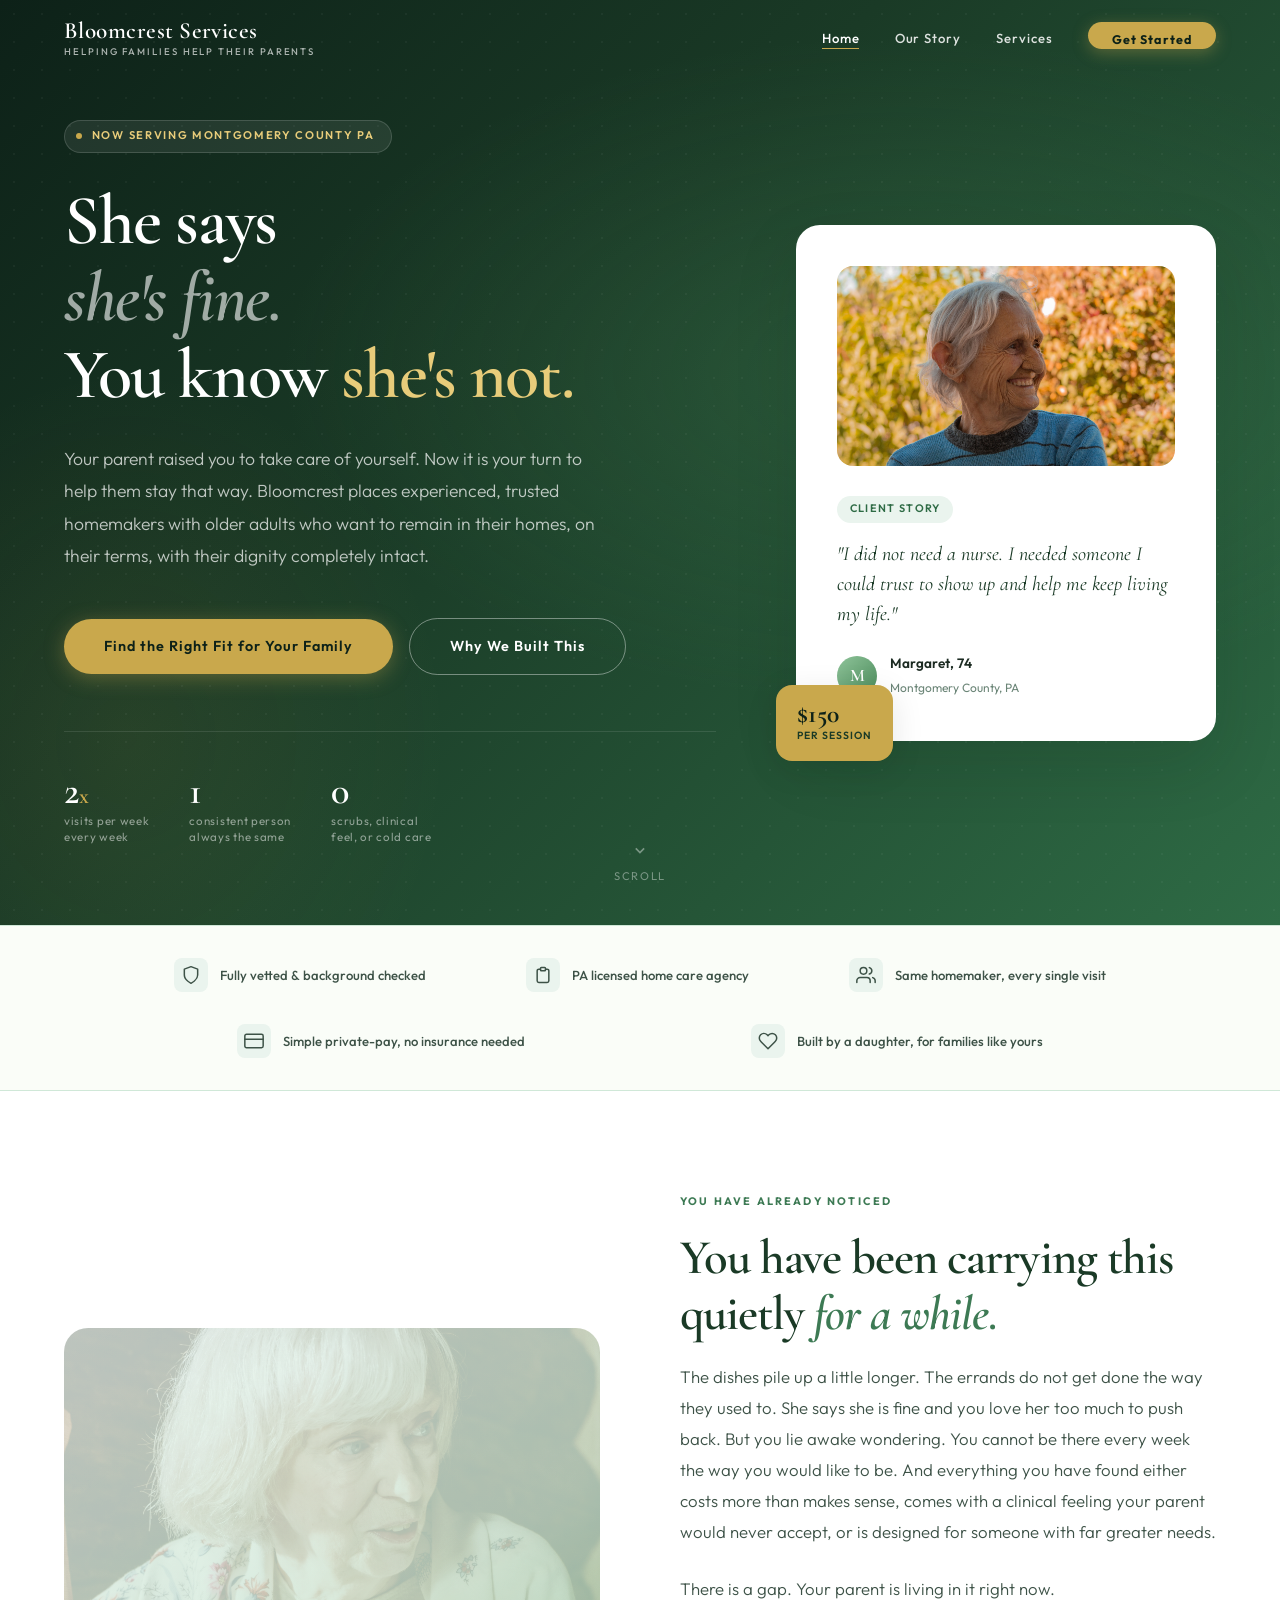
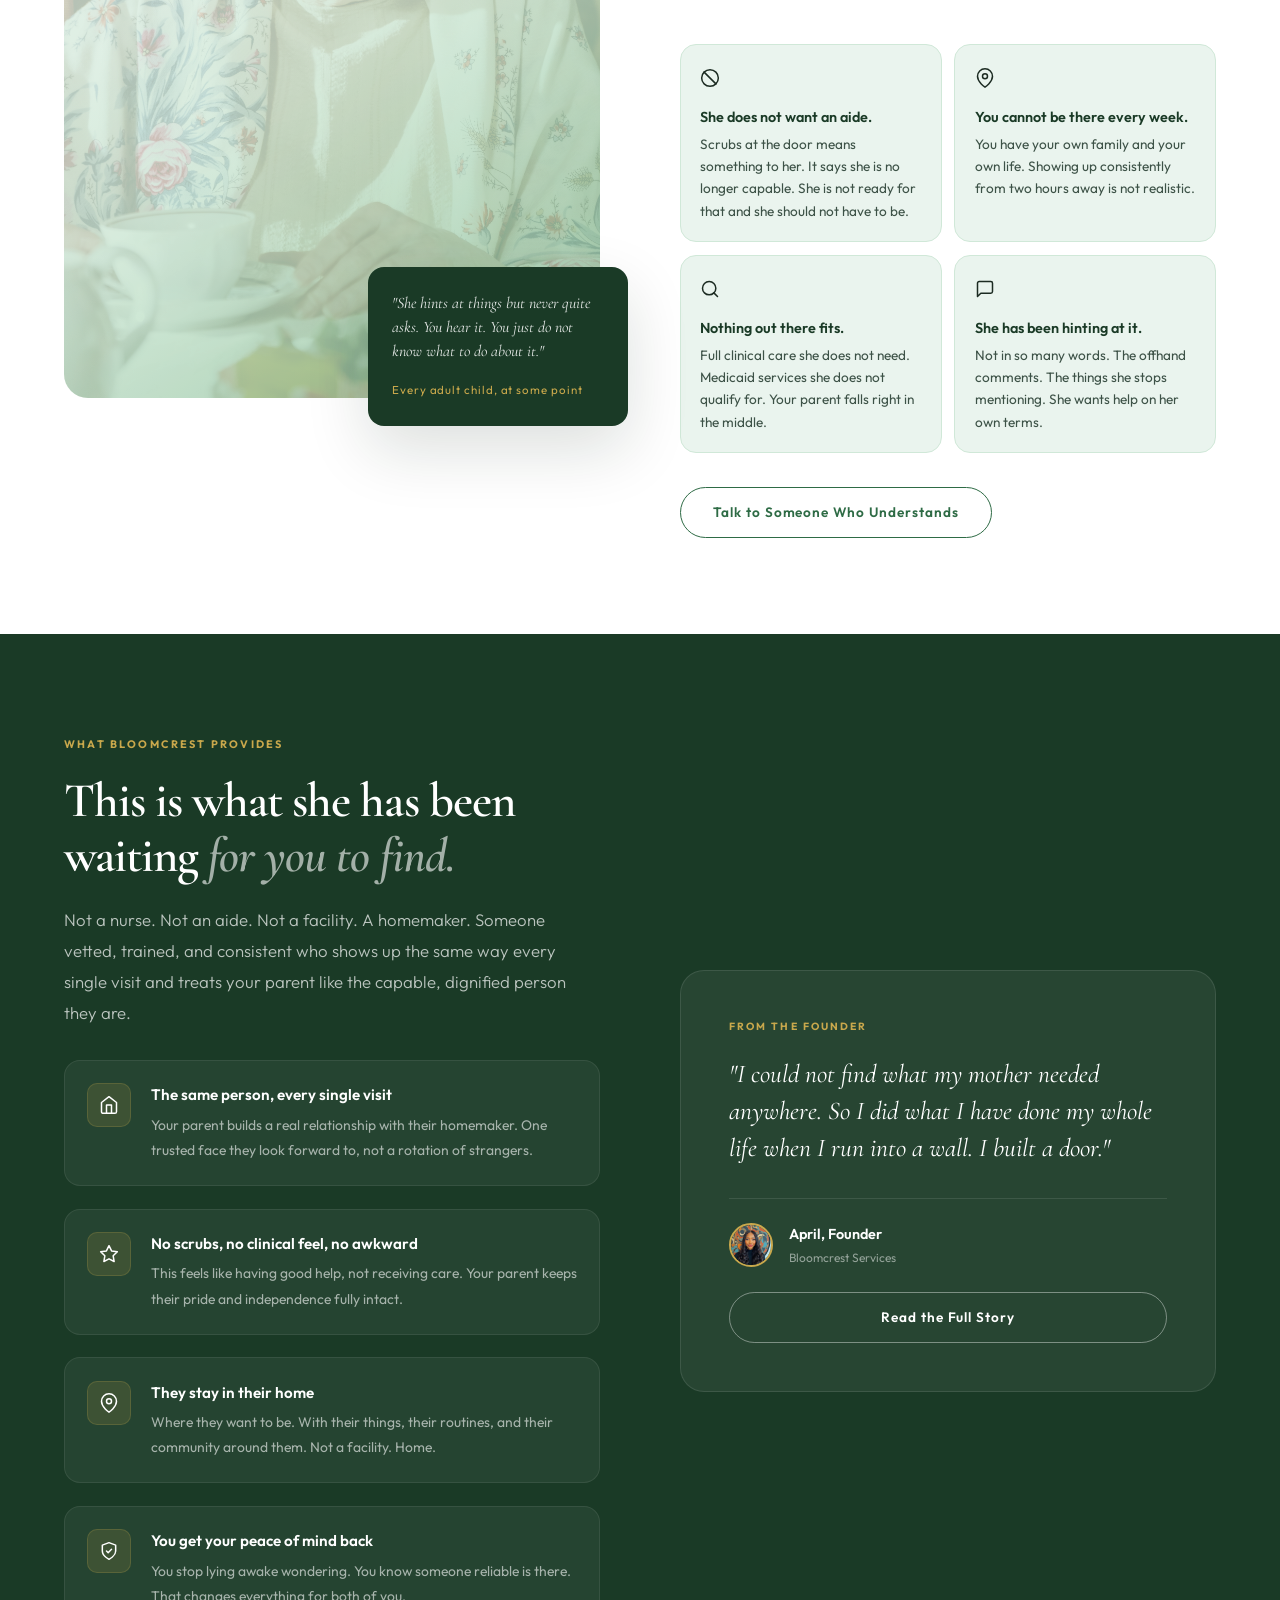
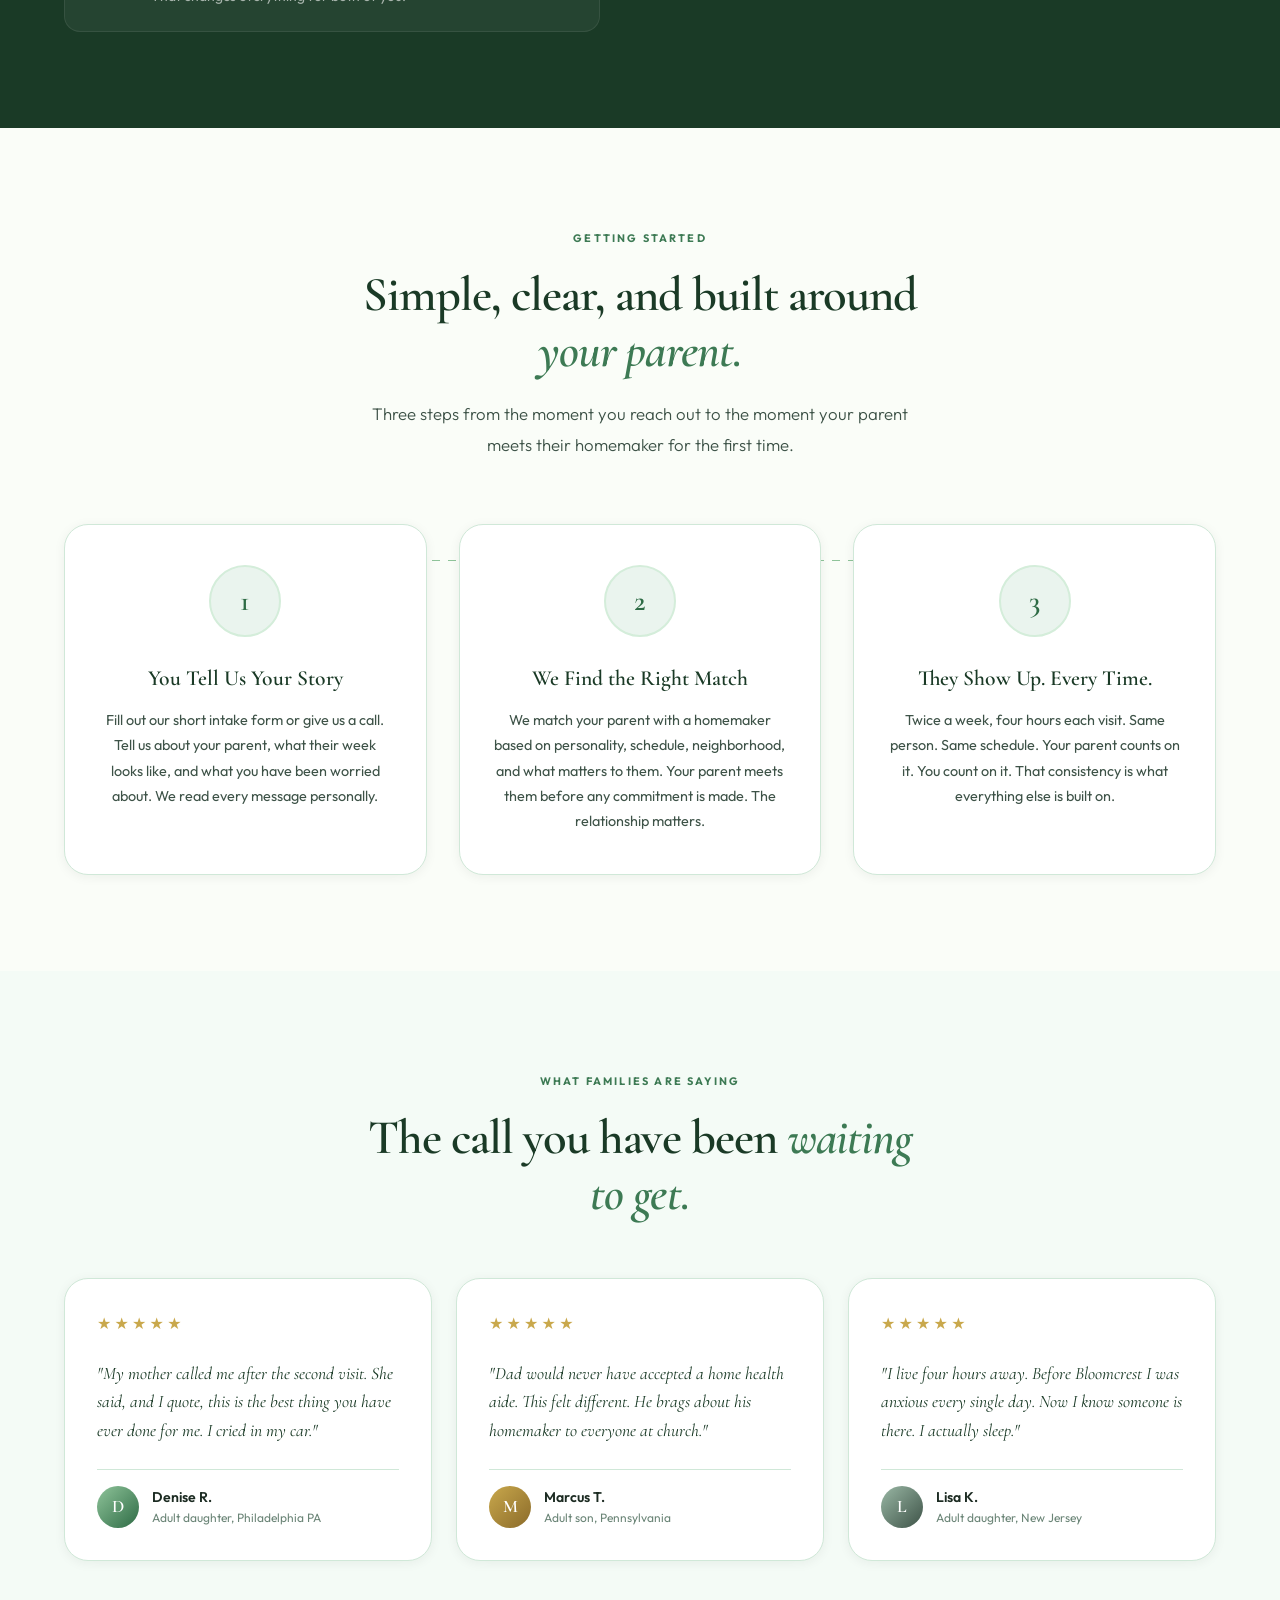
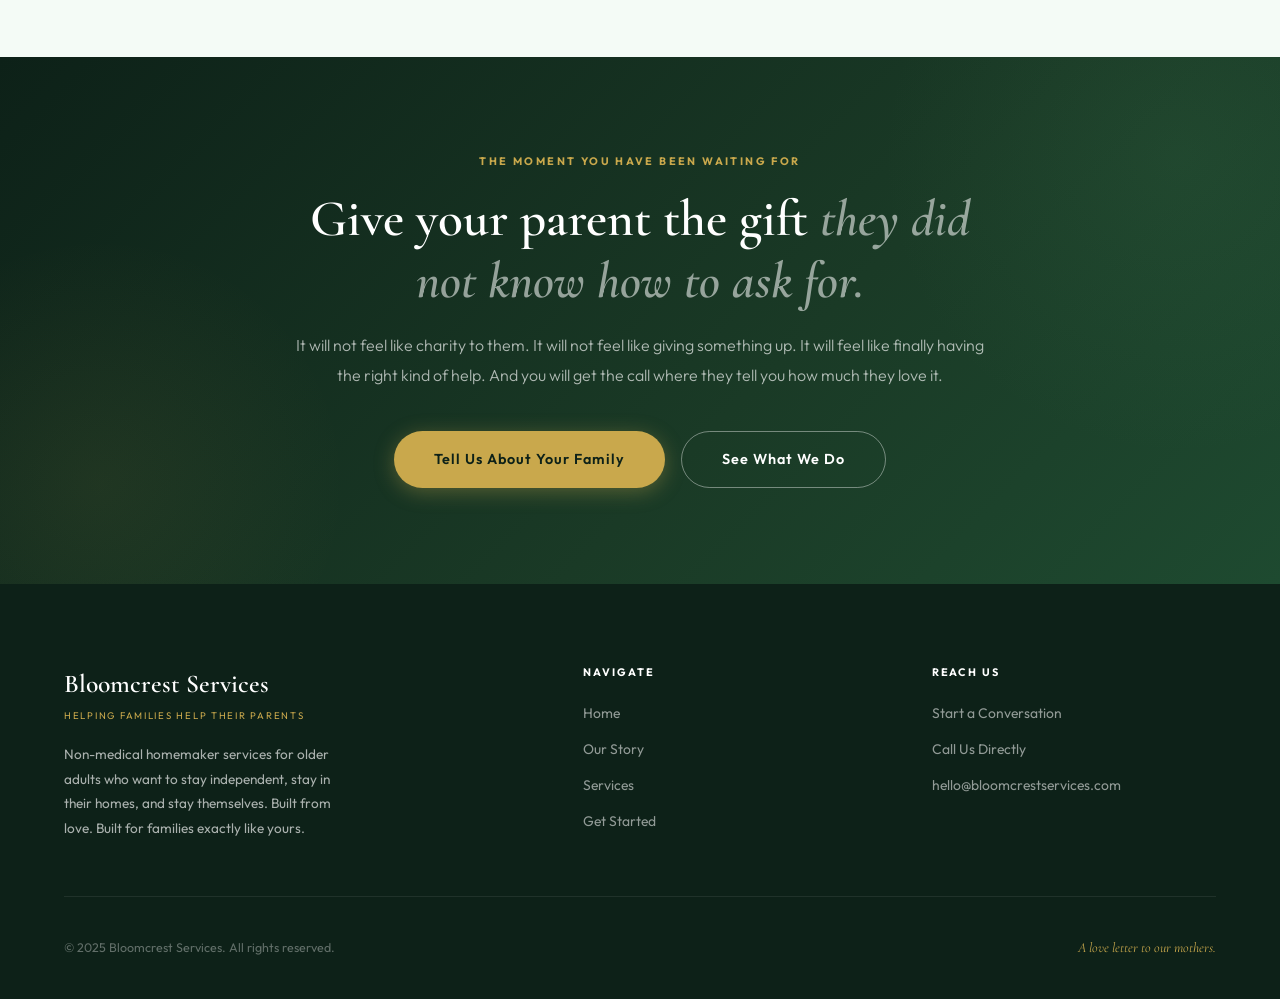
<file: index.html>
<!DOCTYPE html>
<html lang="en">
<head>
<meta charset="UTF-8">
<meta name="viewport" content="width=device-width, initial-scale=1.0">
<title>Bloomcrest Services | Homemakers for the People You Love</title>
<meta name="description" content="Consistent, trusted homemaker support for older adults who want to stay independent. Built by a daughter who could not find this for her own mother.">
<link rel="stylesheet" href="style.css">
</head>
<body>

<nav class="nav" id="nav">
  <div class="nav-inner">
    <a href="/" class="nav-logo">
      <span class="wm">Bloomcrest Services</span>
      <span class="tag">Helping families help their parents</span>
    </a>
    <ul class="nav-menu" id="navMenu">
      <li><a href="/" class="active">Home</a></li>
      <li><a href="/our-story/">Our Story</a></li>
      <li><a href="/services/">Services</a></li>
      <li><a href="/contact/" class="nav-btn">Get Started</a></li>
    </ul>
    <div class="hamburger" onclick="toggleNav()"><span></span><span></span><span></span></div>
  </div>
</nav>

<!-- HERO -->
<section class="hero">
  <div class="hero-bg"></div>
  <div class="hero-pattern"></div>
  <div class="hero-inner">
    <div class="hero-content">
      <div class="hero-badge">
        <span class="hero-badge-dot"></span>
        Now Serving Montgomery County PA
      </div>
      <h1 class="hero-h1">
        She says<br>
        <em>she's fine.</em><br>
        You know <span class="gold">she's not.</span>
      </h1>
      <p class="hero-p">Your parent raised you to take care of yourself. Now it is your turn to help them stay that way. Bloomcrest places experienced, trusted homemakers with older adults who want to remain in their homes, on their terms, with their dignity completely intact.</p>
      <div class="hero-actions">
        <a href="/contact/" class="btn btn-primary btn-lg">Find the Right Fit for Your Family</a>
        <a href="/our-story/" class="btn btn-outline btn-lg">Why We Built This</a>
      </div>
      <div class="hero-stats">
        <div>
          <div class="stat-num">2<span>x</span></div>
          <div class="stat-lbl">visits per week<br>every week</div>
        </div>
        <div>
          <div class="stat-num">1</div>
          <div class="stat-lbl">consistent person<br>always the same</div>
        </div>
        <div>
          <div class="stat-num">0</div>
          <div class="stat-lbl">scrubs, clinical<br>feel, or cold care</div>
        </div>
      </div>
    </div>
    <div class="hero-card-wrap">
      <div class="hero-card">
        <div class="hero-card-img">
          <img src="https://images.pexels.com/photos/11883419/pexels-photo-11883419.jpeg?auto=compress&cs=tinysrgb&w=800" onerror="this.src='pexels-adriane-erthal-107017179-11883419.jpg'" alt="Happy elderly woman" style="width:100%; height:100%; object-fit:cover;">
        </div>
        <div class="hero-card-pill">Client story</div>
        <blockquote>"I did not need a nurse. I needed someone I could trust to show up and help me keep living my life."</blockquote>
        <div class="hero-card-meta">
          <div class="hero-card-avatar">M</div>
          <div class="hero-card-name">
            <strong>Margaret, 74</strong>
            <span>Montgomery County, PA</span>
          </div>
        </div>
      </div>
      <div class="hero-float-badge">
        <div class="num">$150</div>
        <div class="lbl">per session</div>
      </div>
    </div>
  </div>
  <div class="hero-scroll" onclick="document.getElementById('trust').scrollIntoView({behavior:'smooth'})">
    <svg viewBox="0 0 24 24" fill="none" stroke="currentColor" stroke-width="2"><path d="M7 10l5 5 5-5"/></svg>
    Scroll
  </div>
</section>

<!-- TRUST STRIP -->
<div class="trust-strip" id="trust">
  <div class="trust-inner">
    <div class="trust-item"><div class="trust-icon"><svg width="20" height="20" viewBox="0 0 24 24" fill="none" stroke="currentColor" stroke-width="1.8" stroke-linecap="round" stroke-linejoin="round"><path d="M12 22s8-4 8-10V5l-8-3-8 3v7c0 6 8 10 8 10z"/></svg></div> Fully vetted &amp; background checked</div>
    <div class="trust-item"><div class="trust-icon"><svg width="20" height="20" viewBox="0 0 24 24" fill="none" stroke="currentColor" stroke-width="1.8" stroke-linecap="round" stroke-linejoin="round"><path d="M9 5H7a2 2 0 00-2 2v12a2 2 0 002 2h10a2 2 0 002-2V7a2 2 0 00-2-2h-2"/><rect x="9" y="3" width="6" height="4" rx="1" ry="1"/></svg></div> PA licensed home care agency</div>
    <div class="trust-item"><div class="trust-icon"><svg width="20" height="20" viewBox="0 0 24 24" fill="none" stroke="currentColor" stroke-width="1.8" stroke-linecap="round" stroke-linejoin="round"><path d="M17 21v-2a4 4 0 00-4-4H5a4 4 0 00-4 4v2"/><circle cx="9" cy="7" r="4"/><path d="M23 21v-2a4 4 0 00-3-3.87"/><path d="M16 3.13a4 4 0 010 7.75"/></svg></div> Same homemaker, every single visit</div>
    <div class="trust-item"><div class="trust-icon"><svg width="20" height="20" viewBox="0 0 24 24" fill="none" stroke="currentColor" stroke-width="1.8" stroke-linecap="round" stroke-linejoin="round"><rect x="1" y="4" width="22" height="16" rx="2" ry="2"/><line x1="1" y1="10" x2="23" y2="10"/></svg></div> Simple private-pay, no insurance needed</div>
    <div class="trust-item"><div class="trust-icon"><svg width="20" height="20" viewBox="0 0 24 24" fill="none" stroke="currentColor" stroke-width="1.8" stroke-linecap="round" stroke-linejoin="round"><path d="M20.84 4.61a5.5 5.5 0 00-7.78 0L12 5.67l-1.06-1.06a5.5 5.5 0 00-7.78 7.78l1.06 1.06L12 21.23l7.78-7.78 1.06-1.06a5.5 5.5 0 000-7.78z"/></svg></div> Built by a daughter, for families like yours</div>
  </div>
</div>

<!-- PROBLEM SECTION -->
<section class="problem">
  <div class="container">
    <div class="problem-layout">
      <div class="problem-visual reveal">
        <div class="problem-photo">
          <div class="problem-photo-inner">
            <img src="https://images.pexels.com/photos/5585298/pexels-photo-5585298.jpeg?auto=compress&cs=tinysrgb&w=800" onerror="this.src='pexels-cottonbro-5585298.jpg'" alt="Elderly woman looking thoughtful" style="width:100%; height:100%; object-fit:cover; position:absolute; inset:0;">
          </div>
        </div>
        <div class="problem-quote-card">
          <p>"She hints at things but never quite asks. You hear it. You just do not know what to do about it."</p>
          <span>Every adult child, at some point</span>
        </div>
      </div>
      <div class="reveal reveal-delay-1">
        <span class="section-tag">You Have Already Noticed</span>
        <h2 class="h2">You have been carrying this quietly <em>for a while.</em></h2>        <p class="lead">The dishes pile up a little longer. The errands do not get done the way they used to. She says she is fine and you love her too much to push back. But you lie awake wondering. You cannot be there every week the way you would like to be. And everything you have found either costs more than makes sense, comes with a clinical feeling your parent would never accept, or is designed for someone with far greater needs.</p>
        <br>
        <p class="lead" style="margin-bottom:2.5rem">There is a gap. Your parent is living in it right now.</p>
        <div class="problem-dots">
          <div class="problem-dot">
            <div class="problem-dot-icon"><svg width="20" height="20" viewBox="0 0 24 24" fill="none" stroke="currentColor" stroke-width="1.8" stroke-linecap="round" stroke-linejoin="round"><circle cx="12" cy="12" r="10"/><line x1="4.93" y1="4.93" x2="19.07" y2="19.07"/></svg></div>
            <p><strong>She does not want an aide.</strong> Scrubs at the door means something to her. It says she is no longer capable. She is not ready for that and she should not have to be.</p>
          </div>
          <div class="problem-dot">
            <div class="problem-dot-icon"><svg width="20" height="20" viewBox="0 0 24 24" fill="none" stroke="currentColor" stroke-width="1.8" stroke-linecap="round" stroke-linejoin="round"><path d="M21 10c0 7-9 13-9 13s-9-6-9-13a9 9 0 0118 0z"/><circle cx="12" cy="10" r="3"/></svg></div>
            <p><strong>You cannot be there every week.</strong> You have your own family and your own life. Showing up consistently from two hours away is not realistic.</p>
          </div>
          <div class="problem-dot">
            <div class="problem-dot-icon"><svg width="20" height="20" viewBox="0 0 24 24" fill="none" stroke="currentColor" stroke-width="1.8" stroke-linecap="round" stroke-linejoin="round"><circle cx="11" cy="11" r="8"/><line x1="21" y1="21" x2="16.65" y2="16.65"/></svg></div>
            <p><strong>Nothing out there fits.</strong> Full clinical care she does not need. Medicaid services she does not qualify for. Your parent falls right in the middle.</p>
          </div>
          <div class="problem-dot">
            <div class="problem-dot-icon"><svg width="20" height="20" viewBox="0 0 24 24" fill="none" stroke="currentColor" stroke-width="1.8" stroke-linecap="round" stroke-linejoin="round"><path d="M21 15a2 2 0 01-2 2H7l-4 4V5a2 2 0 012-2h14a2 2 0 012 2z"/></svg></div>
            <p><strong>She has been hinting at it.</strong> Not in so many words. The offhand comments. The things she stops mentioning. She wants help on her own terms.</p>
          </div>
        </div>
        <br>
        <a href="/contact/" class="btn btn-outline-green btn-md" style="margin-top:.5rem">Talk to Someone Who Understands</a>
      </div>
    </div>
  </div>
</section>

<!-- SOLUTION SECTION -->
<section class="solution">
  <div class="container">
    <div class="solution-layout">
      <div class="reveal">
        <span class="section-tag" style="color:var(--gold)">What Bloomcrest Provides</span>
        <h2 class="h2 h2-white">This is what she has been waiting <em>for you to find.</em></h2>        <p class="lead" style="color:rgba(255,255,255,.7)">Not a nurse. Not an aide. Not a facility. A homemaker. Someone vetted, trained, and consistent who shows up the same way every single visit and treats your parent like the capable, dignified person they are.</p>
        <div class="solution-items">
          <div class="solution-item">
            <div class="s-icon"><svg width="20" height="20" viewBox="0 0 24 24" fill="none" stroke="currentColor" stroke-width="1.8" stroke-linecap="round" stroke-linejoin="round"><path d="M3 9l9-7 9 7v11a2 2 0 01-2 2H5a2 2 0 01-2-2z"/><polyline points="9 22 9 12 15 12 15 22"/></svg></div>
            <div class="s-text"><strong>The same person, every single visit</strong><span>Your parent builds a real relationship with their homemaker. One trusted face they look forward to, not a rotation of strangers.</span></div>
          </div>
          <div class="solution-item">
            <div class="s-icon"><svg width="20" height="20" viewBox="0 0 24 24" fill="none" stroke="currentColor" stroke-width="1.8" stroke-linecap="round" stroke-linejoin="round"><polygon points="12 2 15.09 8.26 22 9.27 17 14.14 18.18 21.02 12 17.77 5.82 21.02 7 14.14 2 9.27 8.91 8.26 12 2"/></svg></div>
            <div class="s-text"><strong>No scrubs, no clinical feel, no awkward</strong><span>This feels like having good help, not receiving care. Your parent keeps their pride and independence fully intact.</span></div>
          </div>
          <div class="solution-item">
            <div class="s-icon"><svg width="20" height="20" viewBox="0 0 24 24" fill="none" stroke="currentColor" stroke-width="1.8" stroke-linecap="round" stroke-linejoin="round"><path d="M21 10c0 7-9 13-9 13s-9-6-9-13a9 9 0 0118 0z"/><circle cx="12" cy="10" r="3"/></svg></div>
            <div class="s-text"><strong>They stay in their home</strong><span>Where they want to be. With their things, their routines, and their community around them. Not a facility. Home.</span></div>
          </div>
          <div class="solution-item">
            <div class="s-icon"><svg width="20" height="20" viewBox="0 0 24 24" fill="none" stroke="currentColor" stroke-width="1.8" stroke-linecap="round" stroke-linejoin="round"><path d="M12 22s8-4 8-10V5l-8-3-8 3v7c0 6 8 10 8 10z"/><polyline points="9 12 11 14 15 10"/></svg></div>
            <div class="s-text"><strong>You get your peace of mind back</strong><span>You stop lying awake wondering. You know someone reliable is there. That changes everything for both of you.</span></div>
          </div>
        </div>
      </div>
      <div class="reveal reveal-delay-2">
        <div class="solution-card">
          <span class="solution-card-label">From the founder</span>
          <blockquote>"I could not find what my mother needed anywhere. So I did what I have done my whole life when I run into a wall. I built a door."</blockquote>
          <div class="solution-card-author">
            <img src="462689024_10224755813712043_1805765811466022502_n.jpg" alt="April - Founder" style="width:44px;height:44px;border-radius:50%;object-fit:cover;border:2px solid var(--gold);flex-shrink:0;">
            <div>
              <div class="s-author-name">April, Founder</div>
              <div class="s-author-role">Bloomcrest Services</div>
            </div>
          </div>
          <br>
          <a href="/our-story/" class="btn btn-outline btn-md" style="width:100%;justify-content:center;">Read the Full Story</a>
        </div>
      </div>
    </div>
  </div>
</section>

<!-- HOW IT WORKS -->
<section class="how">
  <div class="container">
    <div style="text-align:center;max-width:580px;margin:0 auto">
      <span class="section-tag" style="justify-content:center">Getting Started</span>
      <h2 class="h2" style="text-align:center">Simple, clear, and built around <em>your parent.</em></h2>      <p class="lead" style="text-align:center">Three steps from the moment you reach out to the moment your parent meets their homemaker for the first time.</p>
    </div>
    <div class="how-steps">
      <div class="how-step reveal">
        <div class="how-step-num">1</div>
        <h3>You Tell Us Your Story</h3>
        <p>Fill out our short intake form or give us a call. Tell us about your parent, what their week looks like, and what you have been worried about. We read every message personally.</p>
      </div>
      <div class="how-step reveal reveal-delay-1">
        <div class="how-step-num">2</div>
        <h3>We Find the Right Match</h3>
        <p>We match your parent with a homemaker based on personality, schedule, neighborhood, and what matters to them. Your parent meets them before any commitment is made. The relationship matters.</p>
      </div>
      <div class="how-step reveal reveal-delay-2">
        <div class="how-step-num">3</div>
        <h3>They Show Up. Every Time.</h3>
        <p>Twice a week, four hours each visit. Same person. Same schedule. Your parent counts on it. You count on it. That consistency is what everything else is built on.</p>
      </div>
    </div>
  </div>
</section>

<!-- TESTIMONIALS -->
<section class="testimonials">
  <div class="container">
    <div style="text-align:center;max-width:560px;margin:0 auto">
      <span class="section-tag" style="justify-content:center">What Families Are Saying</span>
      <h2 class="h2" style="text-align:center">The call you have been <em>waiting to get.</em></h2>    </div>
    <div class="testi-grid">
      <div class="testi-card reveal">
        <div class="testi-stars"><span class="star">★</span><span class="star">★</span><span class="star">★</span><span class="star">★</span><span class="star">★</span></div>
        <blockquote>"My mother called me after the second visit. She said, and I quote, this is the best thing you have ever done for me. I cried in my car."</blockquote>
        <div class="testi-meta">
          <div class="t-avatar a1">D</div>
          <div><div class="t-name">Denise R.</div><div class="t-loc">Adult daughter, Philadelphia PA</div></div>
        </div>
      </div>
      <div class="testi-card reveal reveal-delay-1">
        <div class="testi-stars"><span class="star">★</span><span class="star">★</span><span class="star">★</span><span class="star">★</span><span class="star">★</span></div>
        <blockquote>"Dad would never have accepted a home health aide. This felt different. He brags about his homemaker to everyone at church."</blockquote>
        <div class="testi-meta">
          <div class="t-avatar a2">M</div>
          <div><div class="t-name">Marcus T.</div><div class="t-loc">Adult son, Pennsylvania</div></div>
        </div>
      </div>
      <div class="testi-card reveal reveal-delay-2">
        <div class="testi-stars"><span class="star">★</span><span class="star">★</span><span class="star">★</span><span class="star">★</span><span class="star">★</span></div>
        <blockquote>"I live four hours away. Before Bloomcrest I was anxious every single day. Now I know someone is there. I actually sleep."</blockquote>
        <div class="testi-meta">
          <div class="t-avatar a3">L</div>
          <div><div class="t-name">Lisa K.</div><div class="t-loc">Adult daughter, New Jersey</div></div>
        </div>
      </div>
    </div>
  </div>
</section>

<!-- CTA BAND -->
<section class="cta-band">
  <div class="cta-band-inner">
    <span class="cta-band-label">The Moment You Have Been Waiting For</span>
    <h2 class="cta-band-title">Give your parent the gift <em>they did not know how to ask for.</em></h2>
    <p class="cta-band-body">It will not feel like charity to them. It will not feel like giving something up. It will feel like finally having the right kind of help. And you will get the call where they tell you how much they love it.</p>
    <div class="cta-band-btns">
      <a href="/contact/" class="btn btn-primary btn-lg">Tell Us About Your Family</a>
      <a href="/services/" class="btn btn-outline btn-lg">See What We Do</a>
    </div>
  </div>
</section>

<footer>
  <div class="container">
    <div class="footer-top">
      <div class="footer-brand">
        <div class="wm">Bloomcrest Services</div>
        <span class="tag">Helping families help their parents</span>
        <p>Non-medical homemaker services for older adults who want to stay independent, stay in their homes, and stay themselves. Built from love. Built for families exactly like yours.</p>
      </div>
      <div>
        <div class="footer-col-title">Navigate</div>
        <ul class="footer-links">
          <li><a href="/">Home</a></li>
          <li><a href="/our-story/">Our Story</a></li>
          <li><a href="/services/">Services</a></li>
          <li><a href="/contact/">Get Started</a></li>
        </ul>
      </div>
      <div>
        <div class="footer-col-title">Reach Us</div>
        <ul class="footer-links">
          <li><a href="/contact/">Start a Conversation</a></li>
          <li><a href="tel:+1">Call Us Directly</a></li>
          <li><a href="mailto:hello@bloomcrestservices.com">hello@bloomcrestservices.com</a></li>
        </ul>
      </div>
    </div>
    <div class="footer-bottom">
      <span>&copy; 2025 Bloomcrest Services. All rights reserved.</span>
      <span class="footer-love">A love letter to our mothers.</span>
    </div>
  </div>
</footer>

<script>
const nav = document.getElementById('nav');
window.addEventListener('scroll', () => {
  nav.classList.toggle('scrolled', window.scrollY > 40);
});

function toggleNav() {
  document.getElementById('navMenu').classList.toggle('open');
}

const reveals = document.querySelectorAll('.reveal');
const observer = new IntersectionObserver(entries => {
  entries.forEach(e => { if(e.isIntersecting) { e.target.classList.add('in'); } });
}, { threshold: 0.12 });
reveals.forEach(r => observer.observe(r));
</script>
</body>
</html>
</file>
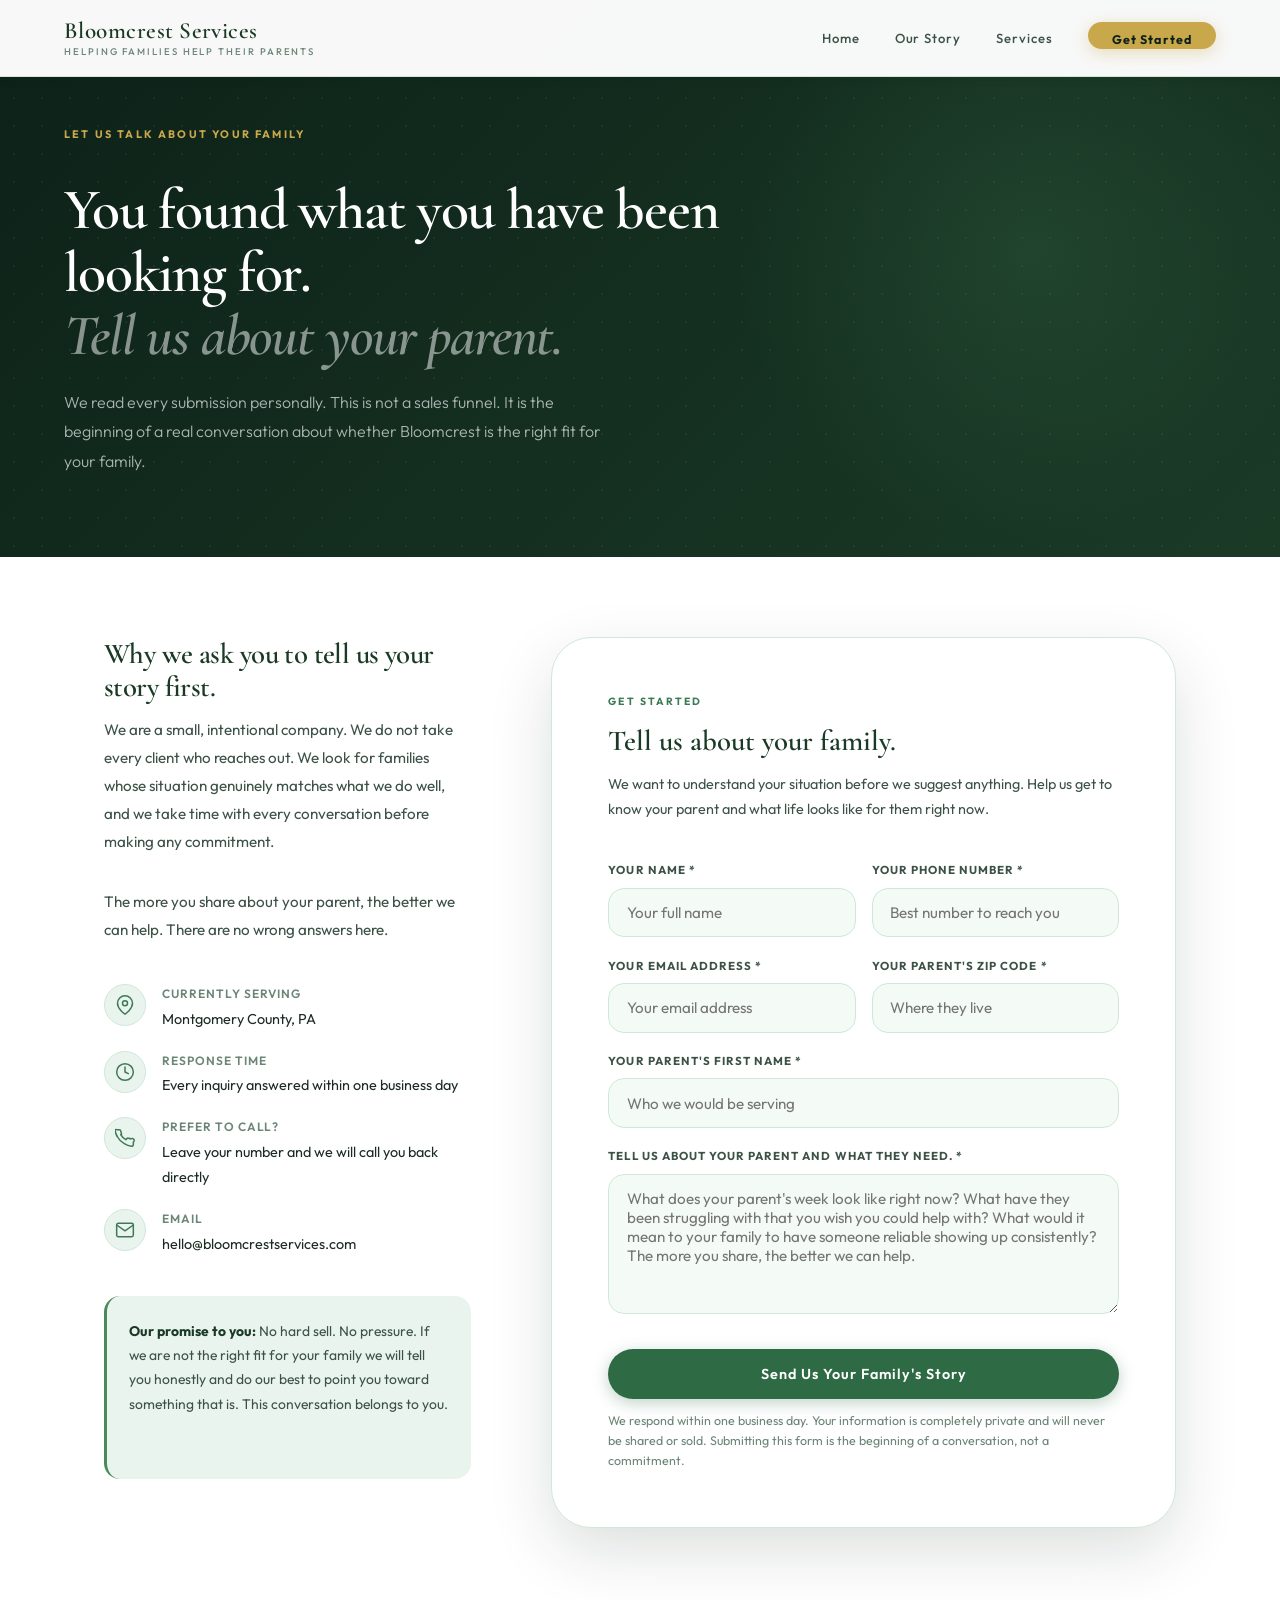
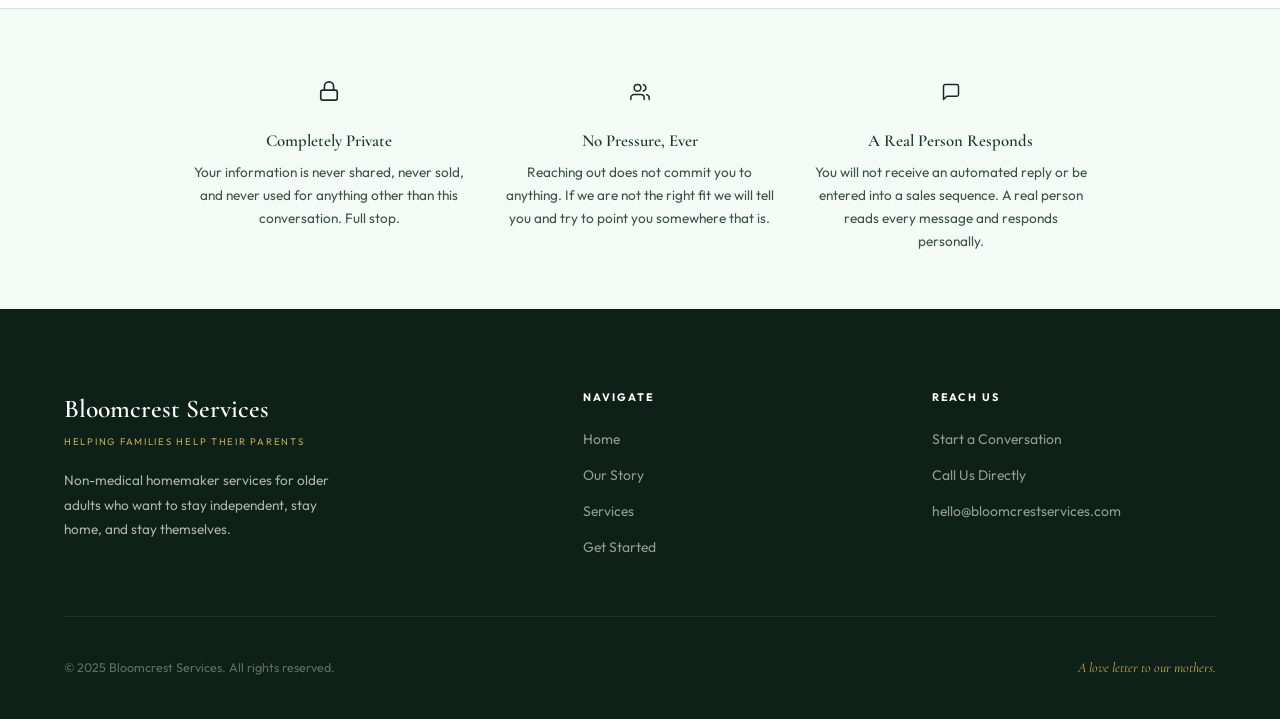
<file: contact/index.html>
<!DOCTYPE html>
<html lang="en">
<head>
<meta charset="UTF-8">
<meta name="viewport" content="width=device-width, initial-scale=1.0">
<title>Get Started | Bloomcrest Services</title>
<link rel="stylesheet" href="/style.css">
</head>
<body>

<nav class="nav scrolled" id="nav">
  <div class="nav-inner">
    <a href="/" class="nav-logo">
      <span class="wm">Bloomcrest Services</span>
      <span class="tag">Helping families help their parents</span>
    </a>
    <ul class="nav-menu" id="navMenu">
      <li><a href="/">Home</a></li>
      <li><a href="/our-story/">Our Story</a></li>
      <li><a href="/services/">Services</a></li>
      <li><a href="/contact/" class="nav-btn active">Get Started</a></li>
    </ul>
    <div class="hamburger" onclick="toggleNav()"><span></span><span></span><span></span></div>
  </div>
</nav>

<div class="page-hero" style="min-height:44vh">
  <div class="hero-pattern page-hero-dots"></div>
  <div class="page-hero-glow"></div>
  <div class="page-hero-inner">
    <span class="section-tag" style="color:var(--gold)">Let us Talk About Your Family</span>
    <h1 style="font-family:var(--serif);font-size:clamp(2.2rem,4.5vw,3.8rem);font-weight:600;color:var(--white);line-height:1.1;margin:1rem 0 1.2rem;letter-spacing:-.02em">You found what you have been looking for.<br><em style="color:rgba(255,255,255,.5)">Tell us about your parent.</em></h1>
    <p style="font-size:1rem;color:rgba(255,255,255,.65);line-height:1.85;max-width:560px;font-weight:300">We read every submission personally. This is not a sales funnel. It is the beginning of a real conversation about whether Bloomcrest is the right fit for your family.</p>
  </div>
</div>

<div class="contact-layout">
  <div class="contact-sidebar reveal">
    <h2 class="contact-sidebar h2" style="font-size:1.8rem">Why we ask you to tell us your story first.</h2>    <p class="contact-sidebar p">We are a small, intentional company. We do not take every client who reaches out. We look for families whose situation genuinely matches what we do well, and we take time with every conversation before making any commitment.</p>
    <p class="contact-sidebar p" style="margin-top:-.5rem">The more you share about your parent, the better we can help. There are no wrong answers here.</p>

    <div class="c-detail">
      <div class="c-icon"><svg width="20" height="20" viewBox="0 0 24 24" fill="none" stroke="currentColor" stroke-width="1.8" stroke-linecap="round" stroke-linejoin="round"><path d="M21 10c0 7-9 13-9 13s-9-6-9-13a9 9 0 0118 0z"/><circle cx="12" cy="10" r="3"/></svg></div>
      <div class="c-detail-text"><strong>Currently Serving</strong><span>Montgomery County, PA</span></div>
    </div>
    <div class="c-detail">
      <div class="c-icon"><svg width="20" height="20" viewBox="0 0 24 24" fill="none" stroke="currentColor" stroke-width="1.8" stroke-linecap="round" stroke-linejoin="round"><circle cx="12" cy="12" r="10"/><polyline points="12 6 12 12 16 14"/></svg></div>
      <div class="c-detail-text"><strong>Response Time</strong><span>Every inquiry answered within one business day</span></div>
    </div>
    <div class="c-detail">
      <div class="c-icon"><svg width="20" height="20" viewBox="0 0 24 24" fill="none" stroke="currentColor" stroke-width="1.8" stroke-linecap="round" stroke-linejoin="round"><path d="M22 16.92v3a2 2 0 01-2.18 2 19.79 19.79 0 01-8.63-3.07A19.5 19.5 0 013.07 10.8a19.79 19.79 0 01-3.07-8.64A2 2 0 012 2h3a2 2 0 012 1.72c.127.96.361 1.903.7 2.81a2 2 0 01-.45 2.11L6.91 7.91a16 16 0 006.09 6.09l1.27-1.27a2 2 0 012.11-.45c.907.339 1.85.573 2.81.7A2 2 0 0122 16.92z"/></svg></div>
      <div class="c-detail-text"><strong>Prefer to Call?</strong><span>Leave your number and we will call you back directly</span></div>
    </div>
    <div class="c-detail">
      <div class="c-icon"><svg width="20" height="20" viewBox="0 0 24 24" fill="none" stroke="currentColor" stroke-width="1.8" stroke-linecap="round" stroke-linejoin="round"><path d="M4 4h16c1.1 0 2 .9 2 2v12c0 1.1-.9 2-2 2H4c-1.1 0-2-.9-2-2V6c0-1.1.9-2 2-2z"/><polyline points="22,6 12,13 2,6"/></svg></div>
      <div class="c-detail-text"><strong>Email</strong><span>hello@bloomcrestservices.com</span></div>
    </div>

    <div class="c-promise">
      <p><strong>Our promise to you:</strong> No hard sell. No pressure. If we are not the right fit for your family we will tell you honestly and do our best to point you toward something that is. This conversation belongs to you.</p>
    </div>
  </div>

  <div class="form-card reveal reveal-delay-1">
    <div id="formWrap">
      <div class="form-card-head">
        <span class="form-card-tag">Get Started</span>
        <div class="form-card-title">Tell us about your family.</div>
        <p class="form-card-sub">We want to understand your situation before we suggest anything. Help us get to know your parent and what life looks like for them right now.</p>
      </div>

      <form id="cForm" novalidate>
        <div class="frow">
          <div class="fg">
            <label for="yourName">Your Name *</label>
            <input type="text" id="yourName" placeholder="Your full name" required>
          </div>
          <div class="fg">
            <label for="phone">Your Phone Number *</label>
            <input type="tel" id="phone" placeholder="Best number to reach you" required>
          </div>
        </div>
        <div class="frow">
          <div class="fg">
            <label for="email">Your Email Address *</label>
            <input type="email" id="email" placeholder="Your email address" required>
          </div>
          <div class="fg">
            <label for="zipcode">Your Parent's ZIP Code *</label>
            <input type="text" id="zipcode" placeholder="Where they live" maxlength="10" required>
          </div>
        </div>
        <div class="fg">
          <label for="lovedOneName">Your Parent's First Name *</label>
          <input type="text" id="lovedOneName" placeholder="Who we would be serving" required>
        </div>
        <div class="fg">
          <label for="message">Tell us about your parent and what they need. *</label>
          <textarea id="message" placeholder="What does your parent's week look like right now? What have they been struggling with that you wish you could help with? What would it mean to your family to have someone reliable showing up consistently? The more you share, the better we can help." required></textarea>
        </div>

        <div class="form-error" id="formError">Please fill in all required fields before submitting.</div>

        <button type="submit" id="submitBtn" class="btn btn-green btn-lg" style="width:100%;justify-content:center;margin-top:.5rem">
          Send Us Your Family's Story
        </button>
        <p class="form-note">We respond within one business day. Your information is completely private and will never be shared or sold. Submitting this form is the beginning of a conversation, not a commitment.</p>
      </form>
    </div>

    <div class="form-success" id="formSuccess">
      <div class="success-ring"><svg width="32" height="32" viewBox="0 0 24 24" fill="none" stroke="currentColor" stroke-width="2" stroke-linecap="round" stroke-linejoin="round"><polyline points="20 6 9 17 4 12"/></svg></div>
      <div class="success-title">We received your message.</div>
      <p class="success-body">Thank you for trusting us with your family's story. Someone from Bloomcrest will be in touch within one business day to start a real conversation about whether we are the right fit for your parent.<br><br>In the meantime you are always welcome to email us directly at hello@bloomcrestservices.com.</p>
    </div>
  </div>
</div>

<div class="reassure-strip">
  <div class="reassure-grid">
    <div class="reveal">
      <div class="r-icon"><svg width="22" height="22" viewBox="0 0 24 24" fill="none" stroke="currentColor" stroke-width="1.8" stroke-linecap="round" stroke-linejoin="round"><rect x="3" y="11" width="18" height="11" rx="2" ry="2"/><path d="M7 11V7a5 5 0 0110 0v4"/></svg></div>
      <div class="r-title">Completely Private</div>
      <p class="r-body">Your information is never shared, never sold, and never used for anything other than this conversation. Full stop.</p>
    </div>
    <div class="reveal reveal-delay-1">
      <div class="r-icon"><svg width="20" height="20" viewBox="0 0 24 24" fill="none" stroke="currentColor" stroke-width="1.8" stroke-linecap="round" stroke-linejoin="round"><path d="M17 21v-2a4 4 0 00-4-4H5a4 4 0 00-4 4v2"/><circle cx="9" cy="7" r="4"/><path d="M23 21v-2a4 4 0 00-3-3.87"/><path d="M16 3.13a4 4 0 010 7.75"/></svg></div>
      <div class="r-title">No Pressure, Ever</div>
      <p class="r-body">Reaching out does not commit you to anything. If we are not the right fit we will tell you and try to point you somewhere that is.</p>
    </div>
    <div class="reveal reveal-delay-2">
      <div class="r-icon"><svg width="20" height="20" viewBox="0 0 24 24" fill="none" stroke="currentColor" stroke-width="1.8" stroke-linecap="round" stroke-linejoin="round"><path d="M21 15a2 2 0 01-2 2H7l-4 4V5a2 2 0 012-2h14a2 2 0 012 2z"/></svg></div>
      <div class="r-title">A Real Person Responds</div>
      <p class="r-body">You will not receive an automated reply or be entered into a sales sequence. A real person reads every message and responds personally.</p>
    </div>
  </div>
</div>

<footer>
  <div class="container">
    <div class="footer-top">
      <div class="footer-brand">
        <div class="wm">Bloomcrest Services</div>
        <span class="tag">Helping families help their parents</span>
        <p>Non-medical homemaker services for older adults who want to stay independent, stay home, and stay themselves.</p>
      </div>
      <div>
        <div class="footer-col-title">Navigate</div>
        <ul class="footer-links">
          <li><a href="/">Home</a></li>
          <li><a href="/our-story/">Our Story</a></li>
          <li><a href="/services/">Services</a></li>
          <li><a href="/contact/">Get Started</a></li>
        </ul>
      </div>
      <div>
        <div class="footer-col-title">Reach Us</div>
        <ul class="footer-links">
          <li><a href="/contact/">Start a Conversation</a></li>
          <li><a href="tel:+1">Call Us Directly</a></li>
          <li><a href="mailto:hello@bloomcrestservices.com">hello@bloomcrestservices.com</a></li>
        </ul>
      </div>
    </div>
    <div class="footer-bottom">
      <span>&copy; 2025 Bloomcrest Services. All rights reserved.</span>
      <span class="footer-love">A love letter to our mothers.</span>
    </div>
  </div>
</footer>

<script>
function toggleNav() { document.getElementById('navMenu').classList.toggle('open'); }

document.getElementById('cForm').addEventListener('submit', async function(e) {
  e.preventDefault();
  const err = document.getElementById('formError');
  err.style.display = 'none';
  const btn = document.getElementById('submitBtn');

  const fields = {
    your_name:      document.getElementById('yourName').value.trim(),
    phone:          document.getElementById('phone').value.trim(),
    email:          document.getElementById('email').value.trim(),
    zipcode:        document.getElementById('zipcode').value.trim(),
    loved_one_name: document.getElementById('lovedOneName').value.trim(),
    message:        document.getElementById('message').value.trim(),
    submitted_at:   new Date().toISOString(),
    source:         'Bloomcrest Services Website'
  };

  for (const [k,v] of Object.entries(fields)) {
    if (!v && !['submitted_at','source'].includes(k)) {
      err.textContent = 'Please fill in all required fields before submitting.';
      err.style.display = 'block';
      return;
    }
  }

  btn.textContent = 'Sending...';
  btn.disabled = true;

  try {
    const res = await fetch('https://hook.us1.make.com/p4euqqjtyu8m1pu5yn3ni5iyjtqdu1ys', {
      method: 'POST',
      headers: { 'Content-Type': 'application/json' },
      body: JSON.stringify(fields)
    });
    if (res.ok) {
      document.getElementById('formWrap').style.display = 'none';
      document.getElementById('formSuccess').style.display = 'block';
    } else { throw new Error(res.status); }
  } catch(ex) {
    err.textContent = 'Something went wrong. Please try again or email us at hello@bloomcrestservices.com';
    err.style.display = 'block';
    btn.textContent = "Send Us Your Family's Story";
    btn.disabled = false;
  }
});

const reveals = document.querySelectorAll('.reveal');
const observer = new IntersectionObserver(entries => {
  entries.forEach(e => { if(e.isIntersecting) e.target.classList.add('in'); });
}, { threshold: 0.1 });
reveals.forEach(r => observer.observe(r));
</script>
</body>
</html>
</file>
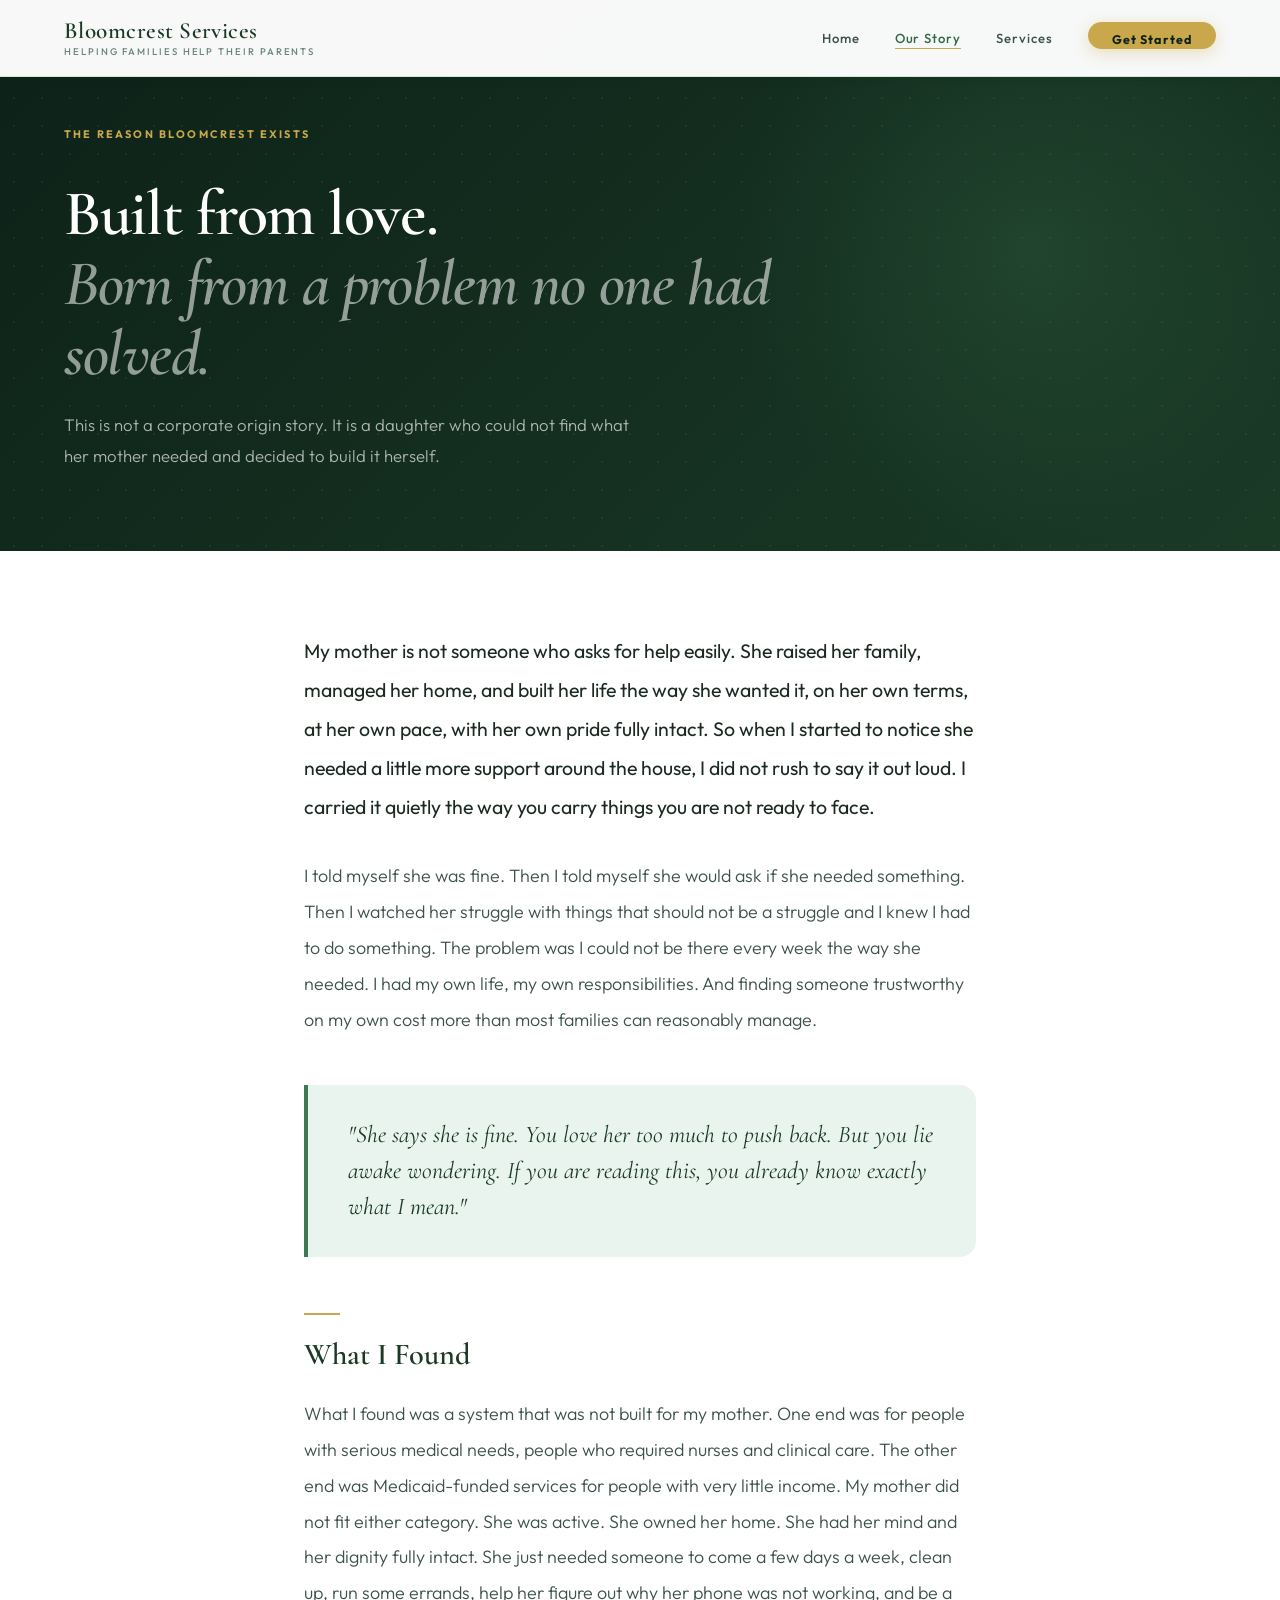
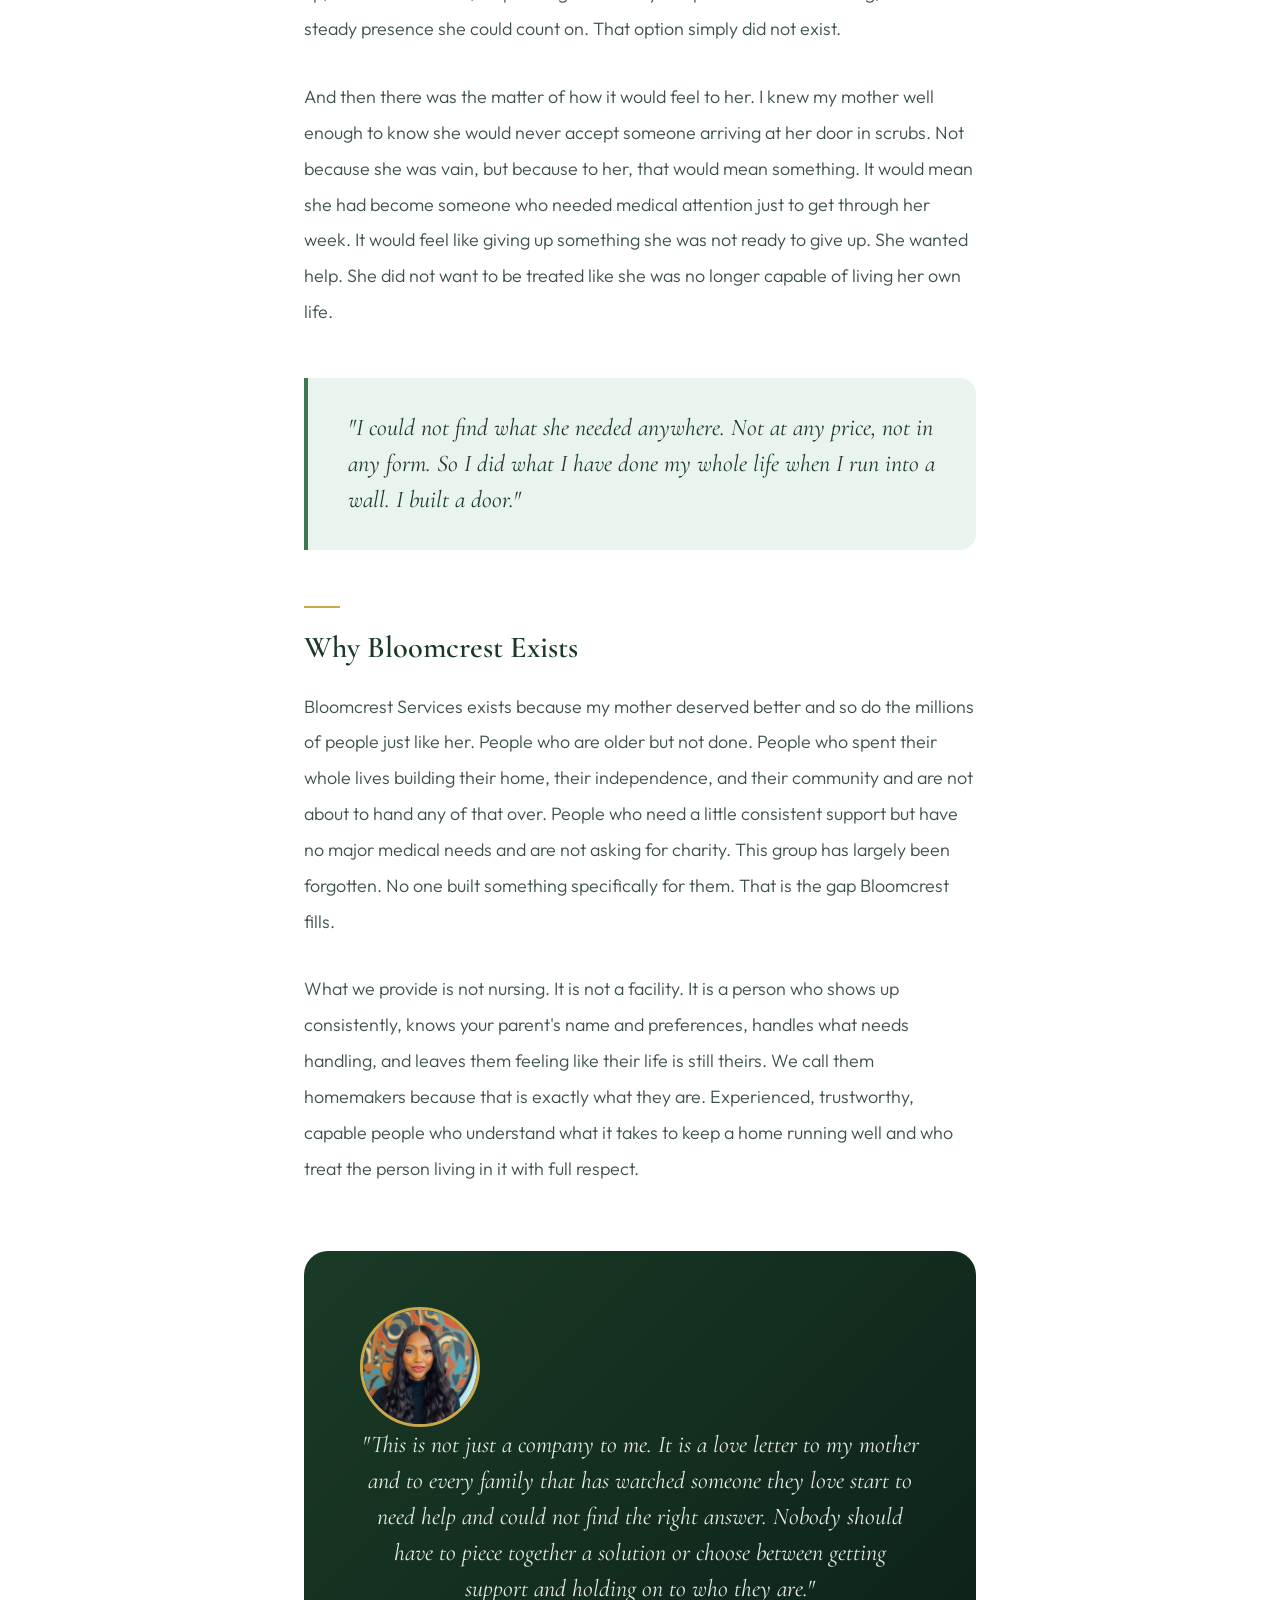
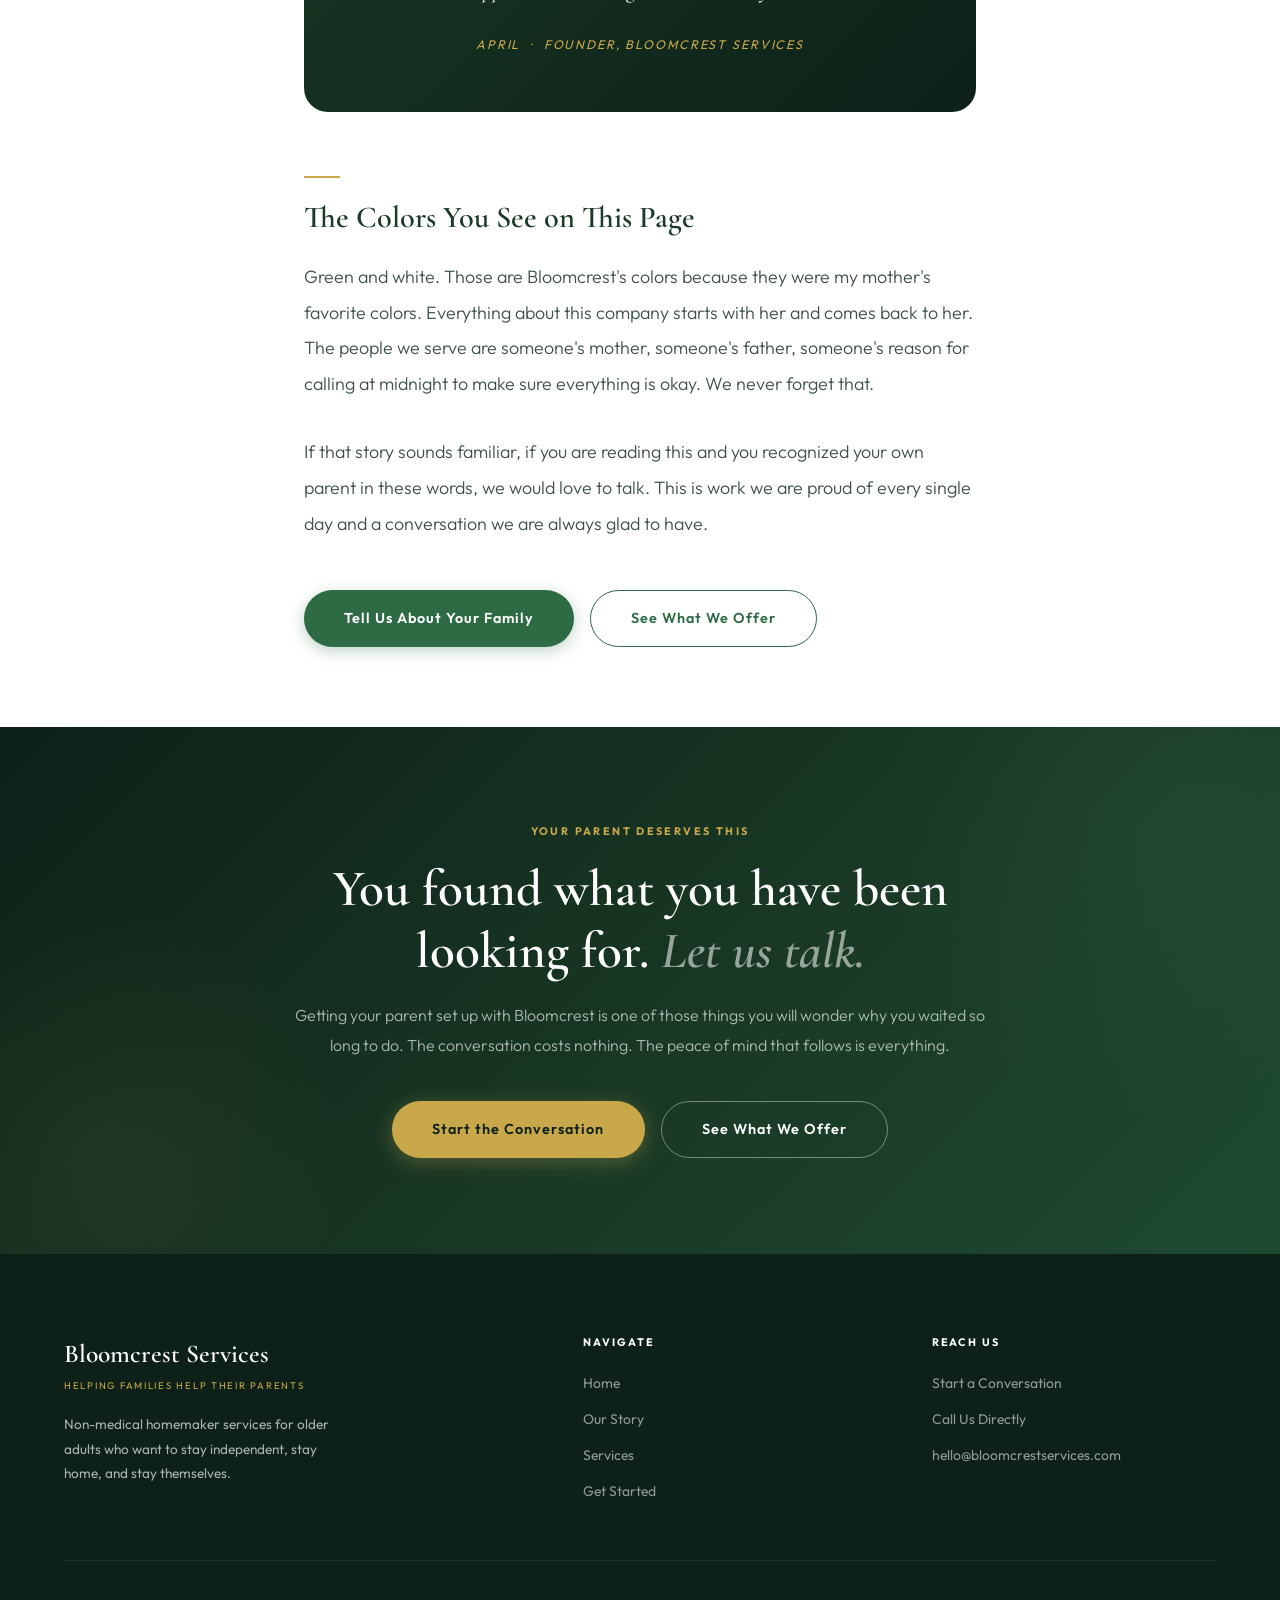
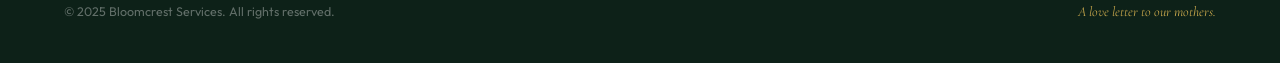
<file: our-story/index.html>
<!DOCTYPE html>
<html lang="en">
<head>
<meta charset="UTF-8">
<meta name="viewport" content="width=device-width, initial-scale=1.0">
<title>Our Story | Bloomcrest Services</title>
<link rel="stylesheet" href="/style.css">
</head>
<body>

<nav class="nav scrolled" id="nav">
  <div class="nav-inner">
    <a href="/" class="nav-logo">
      <span class="wm">Bloomcrest Services</span>
      <span class="tag">Helping families help their parents</span>
    </a>
    <ul class="nav-menu" id="navMenu">
      <li><a href="/">Home</a></li>
      <li><a href="/our-story/" class="active">Our Story</a></li>
      <li><a href="/services/">Services</a></li>
      <li><a href="/contact/" class="nav-btn">Get Started</a></li>
    </ul>
    <div class="hamburger" onclick="toggleNav()"><span></span><span></span><span></span></div>
  </div>
</nav>

<div class="page-hero" style="min-height:52vh">
  <div class="hero-pattern page-hero-dots"></div>
  <div class="page-hero-glow"></div>
  <div class="page-hero-inner">
    <span class="section-tag" style="color:var(--gold)">The Reason Bloomcrest Exists</span>
    <h1 style="font-family:var(--serif);font-size:clamp(2.6rem,5vw,4.4rem);font-weight:600;color:var(--white);line-height:1.1;margin:1rem 0 1.2rem;letter-spacing:-.02em">Built from love.<br><em style="color:rgba(255,255,255,.55)">Born from a problem no one had solved.</em></h1>
    <p style="font-size:1.05rem;color:rgba(255,255,255,.65);line-height:1.85;max-width:580px;font-weight:300">This is not a corporate origin story. It is a daughter who could not find what her mother needed and decided to build it herself.</p>
  </div>
</div>

<div class="story-body">

  <p class="story-p reveal">My mother is not someone who asks for help easily. She raised her family, managed her home, and built her life the way she wanted it, on her own terms, at her own pace, with her own pride fully intact. So when I started to notice she needed a little more support around the house, I did not rush to say it out loud. I carried it quietly the way you carry things you are not ready to face.</p>

  <p class="story-p reveal">I told myself she was fine. Then I told myself she would ask if she needed something. Then I watched her struggle with things that should not be a struggle and I knew I had to do something. The problem was I could not be there every week the way she needed. I had my own life, my own responsibilities. And finding someone trustworthy on my own cost more than most families can reasonably manage.</p>

  <div class="pullquote reveal">
    <p>"She says she is fine. You love her too much to push back. But you lie awake wondering. If you are reading this, you already know exactly what I mean."</p>
  </div>

  <h2 class="story-chapter reveal">What I Found</h2>

  <p class="story-p reveal">What I found was a system that was not built for my mother. One end was for people with serious medical needs, people who required nurses and clinical care. The other end was Medicaid-funded services for people with very little income. My mother did not fit either category. She was active. She owned her home. She had her mind and her dignity fully intact. She just needed someone to come a few days a week, clean up, run some errands, help her figure out why her phone was not working, and be a steady presence she could count on. That option simply did not exist.</p>

  <p class="story-p reveal">And then there was the matter of how it would feel to her. I knew my mother well enough to know she would never accept someone arriving at her door in scrubs. Not because she was vain, but because to her, that would mean something. It would mean she had become someone who needed medical attention just to get through her week. It would feel like giving up something she was not ready to give up. She wanted help. She did not want to be treated like she was no longer capable of living her own life.</p>

  <div class="pullquote reveal">
    <p>"I could not find what she needed anywhere. Not at any price, not in any form. So I did what I have done my whole life when I run into a wall. I built a door."</p>
  </div>

  <h2 class="story-chapter reveal">Why Bloomcrest Exists</h2>

  <p class="story-p reveal">Bloomcrest Services exists because my mother deserved better and so do the millions of people just like her. People who are older but not done. People who spent their whole lives building their home, their independence, and their community and are not about to hand any of that over. People who need a little consistent support but have no major medical needs and are not asking for charity. This group has largely been forgotten. No one built something specifically for them. That is the gap Bloomcrest fills.</p>

  <p class="story-p reveal">What we provide is not nursing. It is not a facility. It is a person who shows up consistently, knows your parent's name and preferences, handles what needs handling, and leaves them feeling like their life is still theirs. We call them homemakers because that is exactly what they are. Experienced, trustworthy, capable people who understand what it takes to keep a home running well and who treat the person living in it with full respect.</p>

  <div class="founder-banner reveal">
    <img src="/462689024_10224755813712043_1805765811466022502_n.jpg" alt="April - Founder" style="width:120px;height:120px;border-radius:50%;object-fit:cover;border:3px solid var(--gold);">
    <blockquote>"This is not just a company to me. It is a love letter to my mother and to every family that has watched someone they love start to need help and could not find the right answer. Nobody should have to piece together a solution or choose between getting support and holding on to who they are."</blockquote>
    <cite>April &nbsp;·&nbsp; Founder, Bloomcrest Services</cite>
  </div>

  <h2 class="story-chapter reveal">The Colors You See on This Page</h2>

  <p class="story-p reveal">Green and white. Those are Bloomcrest's colors because they were my mother's favorite colors. Everything about this company starts with her and comes back to her. The people we serve are someone's mother, someone's father, someone's reason for calling at midnight to make sure everything is okay. We never forget that.</p>

  <p class="story-p reveal">If that story sounds familiar, if you are reading this and you recognized your own parent in these words, we would love to talk. This is work we are proud of every single day and a conversation we are always glad to have.</p>

  <div style="display:flex;gap:1rem;flex-wrap:wrap;margin-top:3rem" class="reveal">
    <a href="/contact/" class="btn btn-green btn-lg">Tell Us About Your Family</a>
    <a href="/services/" class="btn btn-outline-green btn-lg">See What We Offer</a>
  </div>
</div>

<section class="cta-band">
  <div class="cta-band-inner">
    <span class="cta-band-label">Your Parent Deserves This</span>
    <h2 class="cta-band-title">You found what you have been looking for. <em>Let us talk.</em></h2>
    <p class="cta-band-body">Getting your parent set up with Bloomcrest is one of those things you will wonder why you waited so long to do. The conversation costs nothing. The peace of mind that follows is everything.</p>
    <div class="cta-band-btns">
      <a href="/contact/" class="btn btn-primary btn-lg">Start the Conversation</a>
      <a href="/services/" class="btn btn-outline btn-lg">See What We Offer</a>
    </div>
  </div>
</section>

<footer>
  <div class="container">
    <div class="footer-top">
      <div class="footer-brand">
        <div class="wm">Bloomcrest Services</div>
        <span class="tag">Helping families help their parents</span>
        <p>Non-medical homemaker services for older adults who want to stay independent, stay home, and stay themselves.</p>
      </div>
      <div>
        <div class="footer-col-title">Navigate</div>
        <ul class="footer-links">
          <li><a href="/">Home</a></li>
          <li><a href="/our-story/">Our Story</a></li>
          <li><a href="/services/">Services</a></li>
          <li><a href="/contact/">Get Started</a></li>
        </ul>
      </div>
      <div>
        <div class="footer-col-title">Reach Us</div>
        <ul class="footer-links">
          <li><a href="/contact/">Start a Conversation</a></li>
          <li><a href="tel:+1">Call Us Directly</a></li>
          <li><a href="mailto:hello@bloomcrestservices.com">hello@bloomcrestservices.com</a></li>
        </ul>
      </div>
    </div>
    <div class="footer-bottom">
      <span>&copy; 2025 Bloomcrest Services. All rights reserved.</span>
      <span class="footer-love">A love letter to our mothers.</span>
    </div>
  </div>
</footer>

<script>
function toggleNav() { document.getElementById('navMenu').classList.toggle('open'); }
const reveals = document.querySelectorAll('.reveal');
const observer = new IntersectionObserver(entries => {
  entries.forEach(e => { if(e.isIntersecting) e.target.classList.add('in'); });
}, { threshold: 0.1 });
reveals.forEach(r => observer.observe(r));
</script>
</body>
</html>
</file>
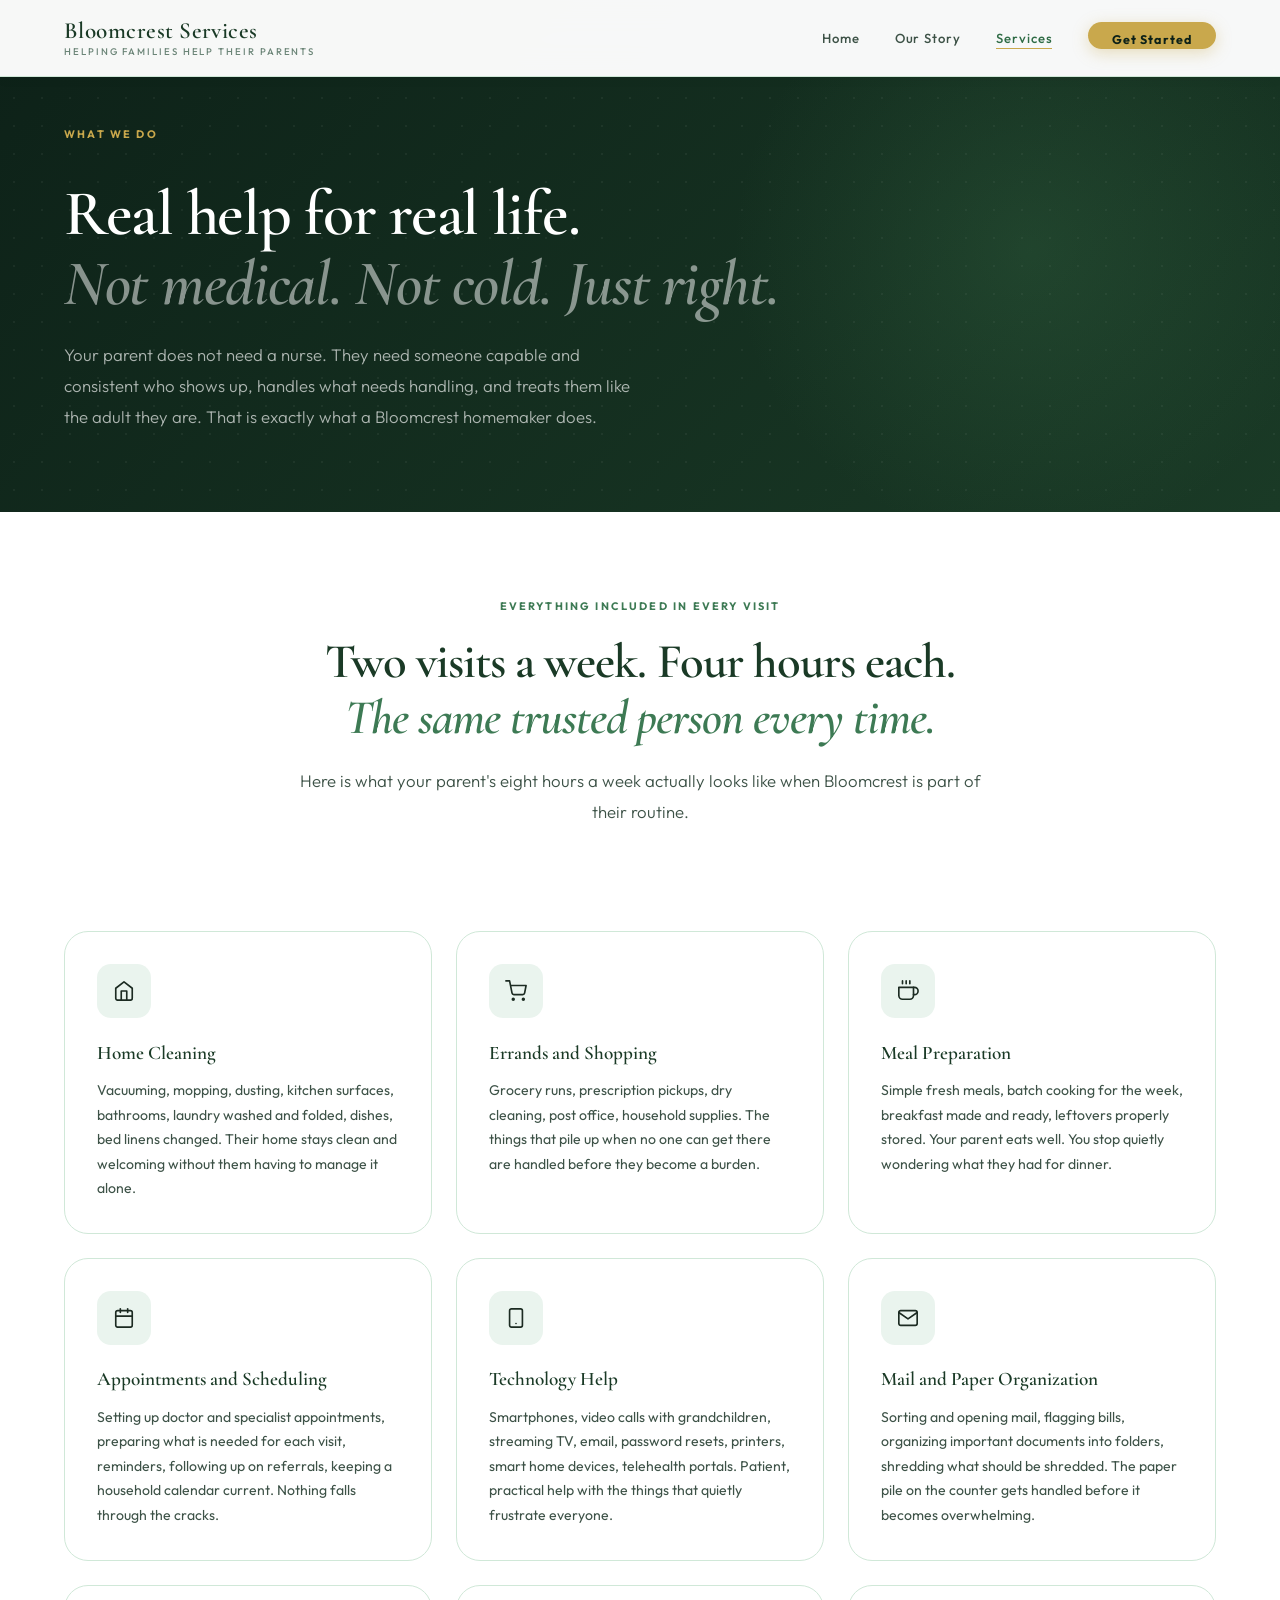
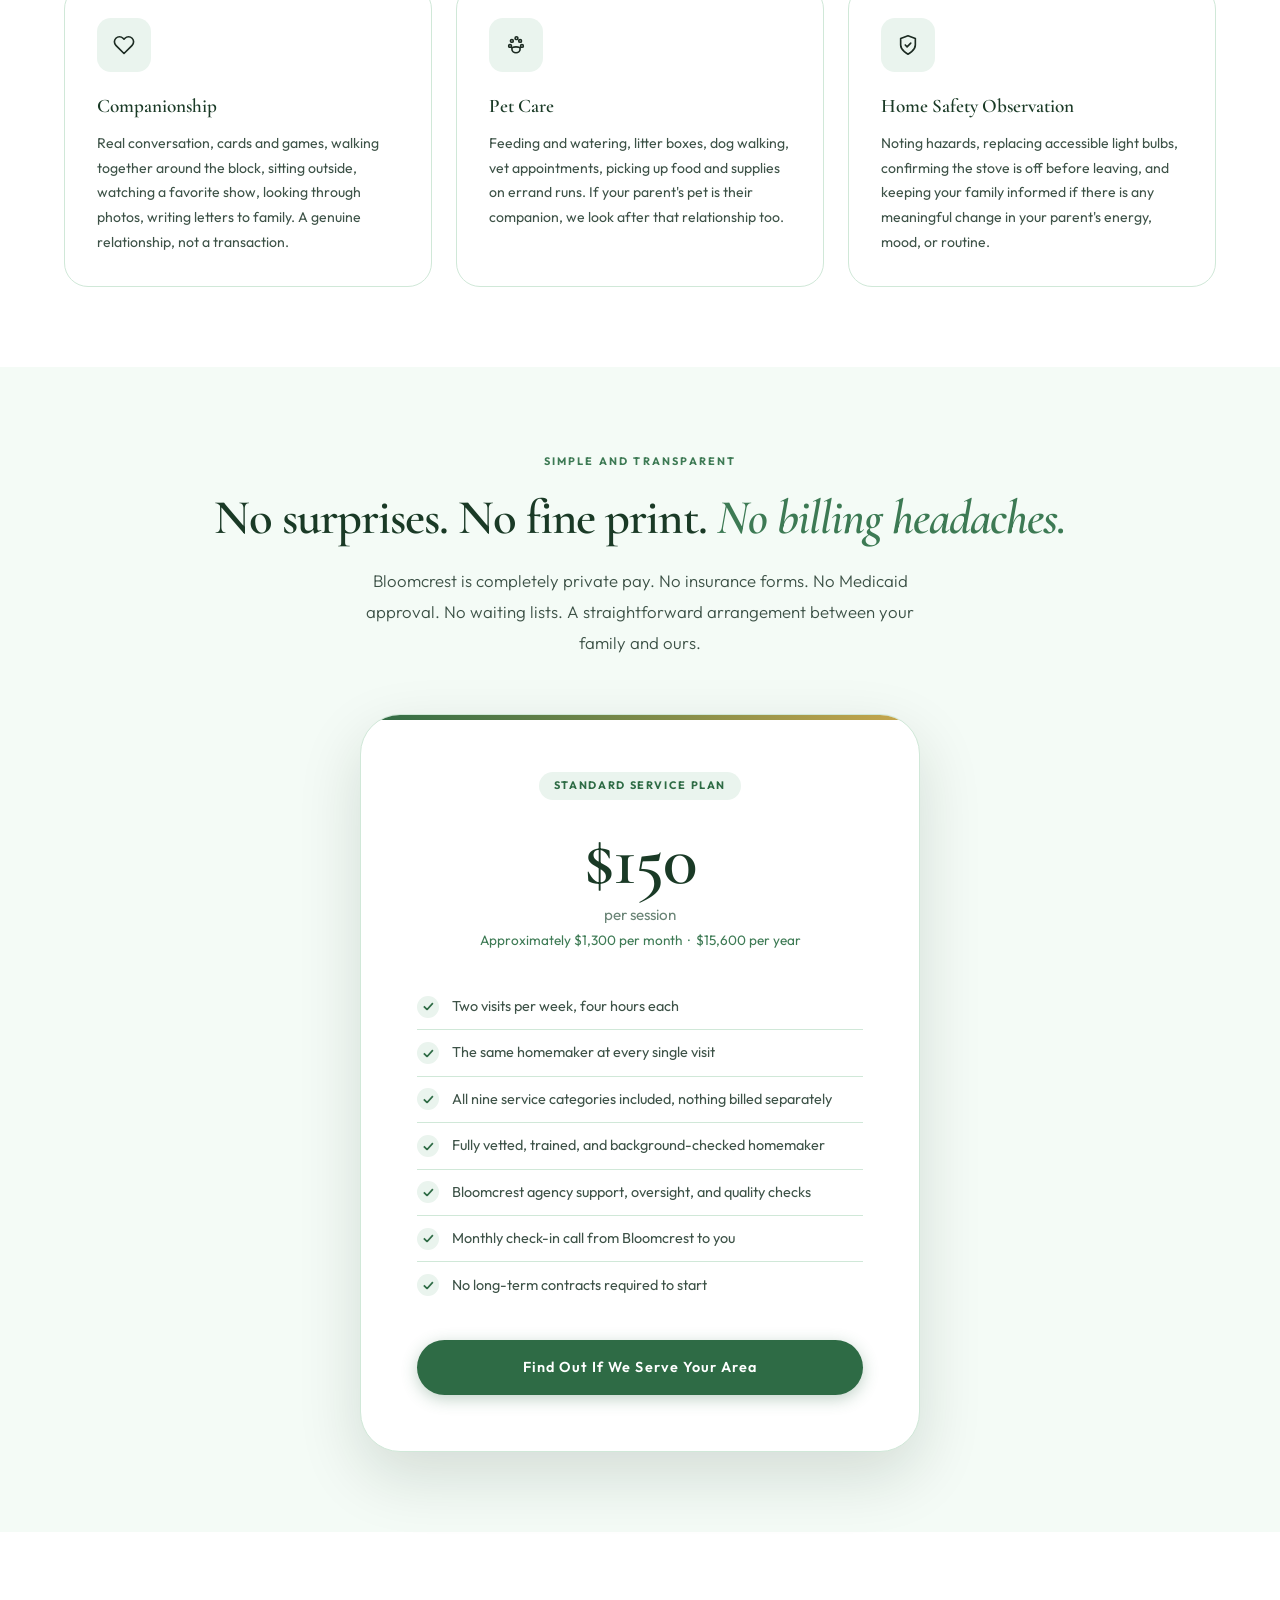
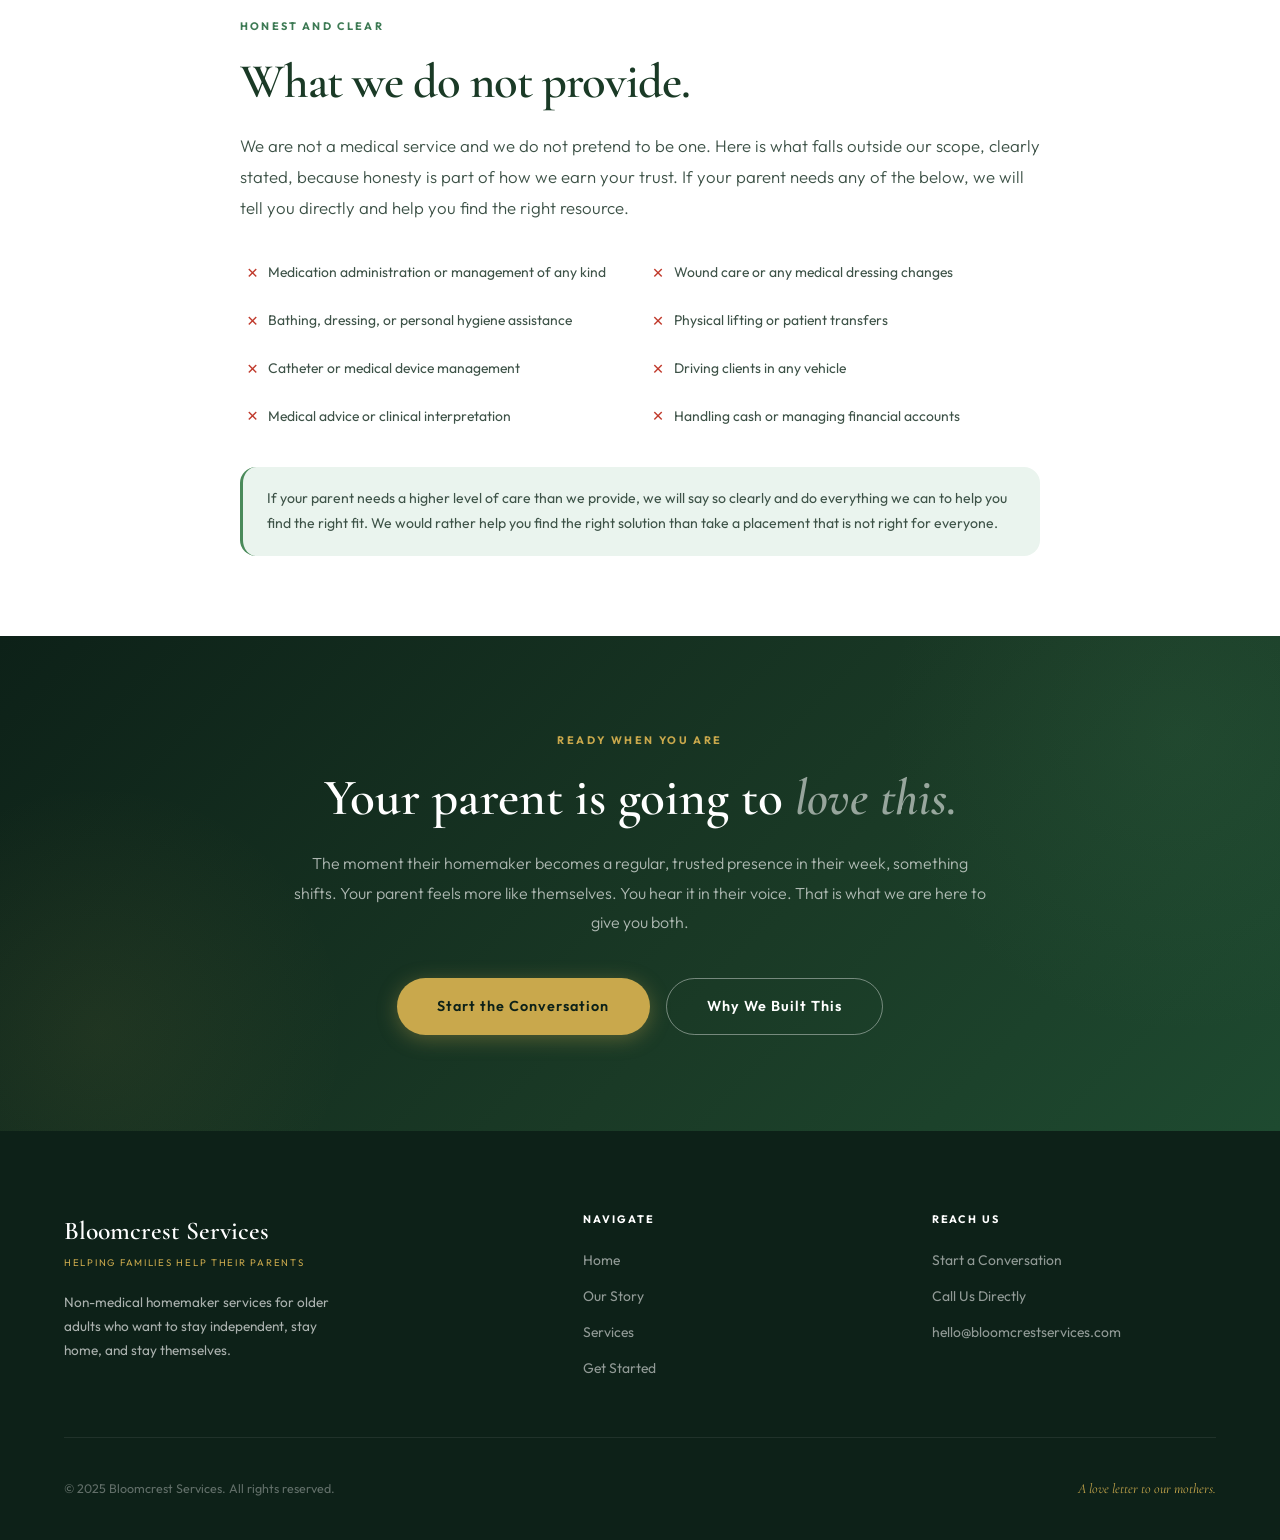
<file: services/index.html>
<!DOCTYPE html>
<html lang="en">
<head>
<meta charset="UTF-8">
<meta name="viewport" content="width=device-width, initial-scale=1.0">
<title>Services | Bloomcrest Services</title>
<link rel="stylesheet" href="/style.css">
</head>
<body>

<nav class="nav scrolled" id="nav">
  <div class="nav-inner">
    <a href="/" class="nav-logo">
      <span class="wm">Bloomcrest Services</span>
      <span class="tag">Helping families help their parents</span>
    </a>
    <ul class="nav-menu" id="navMenu">
      <li><a href="/">Home</a></li>
      <li><a href="/our-story/">Our Story</a></li>
      <li><a href="/services/" class="active">Services</a></li>
      <li><a href="/contact/" class="nav-btn">Get Started</a></li>
    </ul>
    <div class="hamburger" onclick="toggleNav()"><span></span><span></span><span></span></div>
  </div>
</nav>

<div class="page-hero" style="min-height:48vh">
  <div class="hero-pattern page-hero-dots"></div>
  <div class="page-hero-glow"></div>
  <div class="page-hero-inner">
    <span class="section-tag" style="color:var(--gold)">What We Do</span>
    <h1 style="font-family:var(--serif);font-size:clamp(2.4rem,5vw,4rem);font-weight:600;color:var(--white);line-height:1.1;margin:1rem 0 1.2rem;letter-spacing:-.02em">Real help for real life.<br><em style="color:rgba(255,255,255,.5)">Not medical. Not cold. Just right.</em></h1>
    <p style="font-size:1.05rem;color:rgba(255,255,255,.65);line-height:1.85;max-width:580px;font-weight:300">Your parent does not need a nurse. They need someone capable and consistent who shows up, handles what needs handling, and treats them like the adult they are. That is exactly what a Bloomcrest homemaker does.</p>
  </div>
</div>

<section style="background:var(--white);padding:5rem 5% 2rem">
  <div class="container" style="text-align:center;max-width:700px">
    <span class="section-tag" style="justify-content:center">Everything Included in Every Visit</span>
    <h2 class="h2" style="text-align:center">Two visits a week. Four hours each. <em>The same trusted person every time.</em></h2>    <p class="lead" style="text-align:center">Here is what your parent's eight hours a week actually looks like when Bloomcrest is part of their routine.</p>
  </div>
</section>

<section style="background:var(--white);padding:1rem 5% 5rem">
  <div class="services-grid">
    <div class="svc-card reveal">
      <div class="svc-icon"><svg width="22" height="22" viewBox="0 0 24 24" fill="none" stroke="currentColor" stroke-width="1.8" stroke-linecap="round" stroke-linejoin="round"><path d="M3 9l9-7 9 7v11a2 2 0 01-2 2H5a2 2 0 01-2-2z"/><polyline points="9 22 9 12 15 12 15 22"/></svg></div>
      <div class="svc-title">Home Cleaning</div>
      <p class="svc-body">Vacuuming, mopping, dusting, kitchen surfaces, bathrooms, laundry washed and folded, dishes, bed linens changed. Their home stays clean and welcoming without them having to manage it alone.</p>
    </div>
    <div class="svc-card reveal reveal-delay-1">
      <div class="svc-icon"><svg width="22" height="22" viewBox="0 0 24 24" fill="none" stroke="currentColor" stroke-width="1.8" stroke-linecap="round" stroke-linejoin="round"><circle cx="9" cy="21" r="1"/><circle cx="20" cy="21" r="1"/><path d="M1 1h4l2.68 13.39a2 2 0 001.99 1.61h9.72a2 2 0 001.99-1.61L23 6H6"/></svg></div>
      <div class="svc-title">Errands and Shopping</div>
      <p class="svc-body">Grocery runs, prescription pickups, dry cleaning, post office, household supplies. The things that pile up when no one can get there are handled before they become a burden.</p>
    </div>
    <div class="svc-card reveal reveal-delay-2">
      <div class="svc-icon"><svg width="22" height="22" viewBox="0 0 24 24" fill="none" stroke="currentColor" stroke-width="1.8" stroke-linecap="round" stroke-linejoin="round"><path d="M18 8h1a4 4 0 010 8h-1"/><path d="M2 8h16v9a4 4 0 01-4 4H6a4 4 0 01-4-4V8z"/><line x1="6" y1="1" x2="6" y2="4"/><line x1="10" y1="1" x2="10" y2="4"/><line x1="14" y1="1" x2="14" y2="4"/></svg></div>
      <div class="svc-title">Meal Preparation</div>
      <p class="svc-body">Simple fresh meals, batch cooking for the week, breakfast made and ready, leftovers properly stored. Your parent eats well. You stop quietly wondering what they had for dinner.</p>
    </div>
    <div class="svc-card reveal">
      <div class="svc-icon"><svg width="22" height="22" viewBox="0 0 24 24" fill="none" stroke="currentColor" stroke-width="1.8" stroke-linecap="round" stroke-linejoin="round"><rect x="3" y="4" width="18" height="18" rx="2" ry="2"/><line x1="16" y1="2" x2="16" y2="6"/><line x1="8" y1="2" x2="8" y2="6"/><line x1="3" y1="10" x2="21" y2="10"/></svg></div>
      <div class="svc-title">Appointments and Scheduling</div>
      <p class="svc-body">Setting up doctor and specialist appointments, preparing what is needed for each visit, reminders, following up on referrals, keeping a household calendar current. Nothing falls through the cracks.</p>
    </div>
    <div class="svc-card reveal reveal-delay-1">
      <div class="svc-icon"><svg width="22" height="22" viewBox="0 0 24 24" fill="none" stroke="currentColor" stroke-width="1.8" stroke-linecap="round" stroke-linejoin="round"><rect x="5" y="2" width="14" height="20" rx="2" ry="2"/><line x1="12" y1="18" x2="12.01" y2="18"/></svg></div>
      <div class="svc-title">Technology Help</div>
      <p class="svc-body">Smartphones, video calls with grandchildren, streaming TV, email, password resets, printers, smart home devices, telehealth portals. Patient, practical help with the things that quietly frustrate everyone.</p>
    </div>
    <div class="svc-card reveal reveal-delay-2">
      <div class="svc-icon"><svg width="22" height="22" viewBox="0 0 24 24" fill="none" stroke="currentColor" stroke-width="1.8" stroke-linecap="round" stroke-linejoin="round"><path d="M4 4h16c1.1 0 2 .9 2 2v12c0 1.1-.9 2-2 2H4c-1.1 0-2-.9-2-2V6c0-1.1.9-2 2-2z"/><polyline points="22,6 12,13 2,6"/></svg></div>
      <div class="svc-title">Mail and Paper Organization</div>
      <p class="svc-body">Sorting and opening mail, flagging bills, organizing important documents into folders, shredding what should be shredded. The paper pile on the counter gets handled before it becomes overwhelming.</p>
    </div>
    <div class="svc-card reveal">
      <div class="svc-icon"><svg width="22" height="22" viewBox="0 0 24 24" fill="none" stroke="currentColor" stroke-width="1.8" stroke-linecap="round" stroke-linejoin="round"><path d="M20.84 4.61a5.5 5.5 0 00-7.78 0L12 5.67l-1.06-1.06a5.5 5.5 0 00-7.78 7.78l1.06 1.06L12 21.23l7.78-7.78 1.06-1.06a5.5 5.5 0 000-7.78z"/></svg></div>
      <div class="svc-title">Companionship</div>
      <p class="svc-body">Real conversation, cards and games, walking together around the block, sitting outside, watching a favorite show, looking through photos, writing letters to family. A genuine relationship, not a transaction.</p>
    </div>
    <div class="svc-card reveal reveal-delay-1">
      <div class="svc-icon"><svg width="22" height="22" viewBox="0 0 24 24" fill="none" stroke="currentColor" stroke-width="1.8" stroke-linecap="round" stroke-linejoin="round"><path d="M11 4.5a1.5 1.5 0 113 0 1.5 1.5 0 01-3 0zM6 7.5a1.5 1.5 0 113 0 1.5 1.5 0 01-3 0zM15 7.5a1.5 1.5 0 113 0 1.5 1.5 0 01-3 0zM4 13a1.5 1.5 0 113 0 1.5 1.5 0 01-3 0zM17 13a1.5 1.5 0 113 0 1.5 1.5 0 01-3 0zM7.5 16c0-2.5 9-2.5 9 0a4.5 4.5 0 01-9 0z"/></svg></div>
      <div class="svc-title">Pet Care</div>
      <p class="svc-body">Feeding and watering, litter boxes, dog walking, vet appointments, picking up food and supplies on errand runs. If your parent's pet is their companion, we look after that relationship too.</p>
    </div>
    <div class="svc-card reveal reveal-delay-2">
      <div class="svc-icon"><svg width="22" height="22" viewBox="0 0 24 24" fill="none" stroke="currentColor" stroke-width="1.8" stroke-linecap="round" stroke-linejoin="round"><path d="M12 22s8-4 8-10V5l-8-3-8 3v7c0 6 8 10 8 10z"/><polyline points="9 12 11 14 15 10"/></svg></div>
      <div class="svc-title">Home Safety Observation</div>
      <p class="svc-body">Noting hazards, replacing accessible light bulbs, confirming the stove is off before leaving, and keeping your family informed if there is any meaningful change in your parent's energy, mood, or routine.</p>
    </div>
  </div>
</section>

<section style="background:var(--g20);padding:5rem 5%">
  <div class="container" style="text-align:center">
    <span class="section-tag" style="justify-content:center">Simple and Transparent</span>
    <h2 class="h2" style="text-align:center">No surprises. No fine print. <em>No billing headaches.</em></h2>    <p class="lead" style="text-align:center;max-width:560px;margin:0 auto 1.5rem">Bloomcrest is completely private pay. No insurance forms. No Medicaid approval. No waiting lists. A straightforward arrangement between your family and ours.</p>
    <div class="pricing-wrap reveal">
      <div class="pricing-tag">Standard Service Plan</div>
      <div class="price-big">$150</div>
      <div class="price-period">per session</div>
      <div class="price-annual">Approximately $1,300 per month &nbsp;·&nbsp; $15,600 per year</div>
      <div class="price-features">
        <div class="pf"><span class="pf-check">✓</span> Two visits per week, four hours each</div>
        <div class="pf"><span class="pf-check">✓</span> The same homemaker at every single visit</div>
        <div class="pf"><span class="pf-check">✓</span> All nine service categories included, nothing billed separately</div>
        <div class="pf"><span class="pf-check">✓</span> Fully vetted, trained, and background-checked homemaker</div>
        <div class="pf"><span class="pf-check">✓</span> Bloomcrest agency support, oversight, and quality checks</div>
        <div class="pf"><span class="pf-check">✓</span> Monthly check-in call from Bloomcrest to you</div>
        <div class="pf"><span class="pf-check">✓</span> No long-term contracts required to start</div>
      </div>
      <a href="/contact/" class="btn btn-green btn-lg" style="width:100%;justify-content:center">Find Out If We Serve Your Area</a>
    </div>
  </div>
</section>

<section style="background:var(--white);padding:5rem 5%">
  <div class="container" style="max-width:800px;margin:0 auto">
    <span class="section-tag">Honest and Clear</span>
    <h2 class="h2">What we do not provide.</h2>    <p class="lead" style="margin-bottom:2rem">We are not a medical service and we do not pretend to be one. Here is what falls outside our scope, clearly stated, because honesty is part of how we earn your trust. If your parent needs any of the below, we will tell you directly and help you find the right resource.</p>
    <div class="not-grid">
      <div class="not-item"><span class="not-x">✕</span><span>Medication administration or management of any kind</span></div>
      <div class="not-item"><span class="not-x">✕</span><span>Wound care or any medical dressing changes</span></div>
      <div class="not-item"><span class="not-x">✕</span><span>Bathing, dressing, or personal hygiene assistance</span></div>
      <div class="not-item"><span class="not-x">✕</span><span>Physical lifting or patient transfers</span></div>
      <div class="not-item"><span class="not-x">✕</span><span>Catheter or medical device management</span></div>
      <div class="not-item"><span class="not-x">✕</span><span>Driving clients in any vehicle</span></div>
      <div class="not-item"><span class="not-x">✕</span><span>Medical advice or clinical interpretation</span></div>
      <div class="not-item"><span class="not-x">✕</span><span>Handling cash or managing financial accounts</span></div>
    </div>
    <p style="margin-top:2rem;font-size:.88rem;color:var(--text2);line-height:1.8;background:var(--g50);padding:1.2rem 1.5rem;border-radius:var(--r);border-left:3px solid var(--g500)">If your parent needs a higher level of care than we provide, we will say so clearly and do everything we can to help you find the right fit. We would rather help you find the right solution than take a placement that is not right for everyone.</p>
  </div>
</section>

<section class="cta-band">
  <div class="cta-band-inner">
    <span class="cta-band-label">Ready When You Are</span>
    <h2 class="cta-band-title">Your parent is going to <em>love this.</em></h2>
    <p class="cta-band-body">The moment their homemaker becomes a regular, trusted presence in their week, something shifts. Your parent feels more like themselves. You hear it in their voice. That is what we are here to give you both.</p>
    <div class="cta-band-btns">
      <a href="/contact/" class="btn btn-primary btn-lg">Start the Conversation</a>
      <a href="/our-story/" class="btn btn-outline btn-lg">Why We Built This</a>
    </div>
  </div>
</section>

<footer>
  <div class="container">
    <div class="footer-top">
      <div class="footer-brand">
        <div class="wm">Bloomcrest Services</div>
        <span class="tag">Helping families help their parents</span>
        <p>Non-medical homemaker services for older adults who want to stay independent, stay home, and stay themselves.</p>
      </div>
      <div>
        <div class="footer-col-title">Navigate</div>
        <ul class="footer-links">
          <li><a href="/">Home</a></li>
          <li><a href="/our-story/">Our Story</a></li>
          <li><a href="/services/">Services</a></li>
          <li><a href="/contact/">Get Started</a></li>
        </ul>
      </div>
      <div>
        <div class="footer-col-title">Reach Us</div>
        <ul class="footer-links">
          <li><a href="/contact/">Start a Conversation</a></li>
          <li><a href="tel:+1">Call Us Directly</a></li>
          <li><a href="mailto:hello@bloomcrestservices.com">hello@bloomcrestservices.com</a></li>
        </ul>
      </div>
    </div>
    <div class="footer-bottom">
      <span>&copy; 2025 Bloomcrest Services. All rights reserved.</span>
      <span class="footer-love">A love letter to our mothers.</span>
    </div>
  </div>
</footer>

<script>
function toggleNav() { document.getElementById('navMenu').classList.toggle('open'); }
const reveals = document.querySelectorAll('.reveal');
const observer = new IntersectionObserver(entries => {
  entries.forEach(e => { if(e.isIntersecting) e.target.classList.add('in'); });
}, { threshold: 0.1 });
reveals.forEach(r => observer.observe(r));
</script>
</body>
</html>
</file>
<file: style.css>
@import url('https://fonts.googleapis.com/css2?family=Cormorant+Garamond:ital,wght@0,300;0,400;0,500;0,600;0,700;1,300;1,400;1,600&family=Outfit:wght@300;400;500;600;700&display=swap');

:root {
  --g900: #0D2118;
  --g800: #1A3A26;
  --g700: #2E6B45;
  --g600: #3D7A54;
  --g500: #4A8A5A;
  --g300: #8FC49A;
  --g100: #D4EDDA;
  --g50:  #EAF4EE;
  --g20:  #F4FBF6;
  --gold: #C9A84C;
  --gold-light: #E8CC7A;
  --white: #FFFFFF;
  --cream: #FAFDF8;
  --warm:  #F7F2EA;
  --text:  #1C2B22;
  --text2: #3D5247;
  --text3: #6B8577;
  --border:#D0E8D8;
  --shadow-sm: 0 2px 12px rgba(13,33,24,0.06);
  --shadow:    0 8px 32px rgba(13,33,24,0.10);
  --shadow-lg: 0 24px 64px rgba(13,33,24,0.14);
  --r: 16px;
  --r-lg: 24px;
  --r-xl: 40px;
  --serif: 'Cormorant Garamond', Georgia, serif;
  --sans:  'Outfit', system-ui, sans-serif;
  --ease: cubic-bezier(0.25, 0.46, 0.45, 0.94);
}

*,*::before,*::after{box-sizing:border-box;margin:0;padding:0}
html{scroll-behavior:smooth;font-size:16px}
body{font-family:var(--sans);background:var(--white);color:var(--text);line-height:1.6;overflow-x:hidden;-webkit-font-smoothing:antialiased}
img{max-width:100%;display:block}
a{text-decoration:none;color:inherit}

/* ─── NAV ─────────────────────────────── */
.nav{
  position:fixed;top:0;left:0;right:0;z-index:200;
  transition:all .4s var(--ease);
  padding:0 5%;
}
.nav.scrolled{
  background:rgba(255,255,255,0.97);
  backdrop-filter:blur(16px);
  box-shadow:0 1px 0 var(--border), var(--shadow-sm);
}
.nav-inner{
  max-width:1200px;margin:0 auto;
  height:76px;display:flex;align-items:center;justify-content:space-between;
}
.nav-logo{display:flex;flex-direction:column;line-height:1.1;gap:2px}
.nav-logo .wm{
  font-family:var(--serif);font-size:1.45rem;font-weight:600;
  color:var(--white);transition:color .3s;letter-spacing:.02em;
}
.nav.scrolled .nav-logo .wm{color:var(--g800)}
.nav-logo .tag{
  font-size:.6rem;font-weight:500;letter-spacing:.2em;text-transform:uppercase;
  color:rgba(255,255,255,.65);transition:color .3s;
}
.nav.scrolled .nav-logo .tag{color:var(--text3)}
.nav-menu{display:flex;align-items:center;gap:2.2rem;list-style:none}
.nav-menu a{
  font-size:.82rem;font-weight:500;letter-spacing:.07em;
  color:rgba(255,255,255,.85);transition:all .25s;
  position:relative;padding-bottom:3px;
}
.nav-menu a::after{
  content:'';position:absolute;bottom:0;left:0;width:0;height:1.5px;
  background:var(--gold);transition:width .3s var(--ease);
}
.nav-menu a:hover,
.nav-menu a.active{color:var(--white)}
.nav-menu a:hover::after,
.nav-menu a.active::after{width:100%}
.nav.scrolled .nav-menu a{color:var(--text2)}
.nav.scrolled .nav-menu a:hover,
.nav.scrolled .nav-menu a.active{color:var(--g700)}
.nav-btn{
  background:var(--gold);color:var(--g900)!important;
  padding:.6rem 1.5rem;border-radius:50px;
  font-weight:700!important;font-size:.78rem!important;
  letter-spacing:.09em!important;transition:all .25s!important;
  box-shadow:0 4px 16px rgba(201,168,76,.35);
}
.nav-btn::after{display:none!important}
.nav-btn:hover{background:var(--gold-light)!important;transform:translateY(-1px);box-shadow:0 8px 24px rgba(201,168,76,.4)!important}
.hamburger{display:none;flex-direction:column;gap:5px;cursor:pointer;padding:6px}
.hamburger span{display:block;width:22px;height:2px;border-radius:2px;transition:all .3s}
.hamburger span{background:var(--white)}
.nav.scrolled .hamburger span{background:var(--g800)}

/* ─── HERO ─────────────────────────────── */
.hero{
  min-height:100vh;
  background:var(--g800);
  position:relative;overflow:hidden;
  display:flex;align-items:center;
  padding:120px 5% 80px;
}
.hero-bg{
  position:absolute;inset:0;
  background:
    radial-gradient(ellipse 80% 60% at 70% 40%, rgba(74,138,90,.25) 0%, transparent 60%),
    radial-gradient(ellipse 50% 80% at 10% 80%, rgba(201,168,76,.08) 0%, transparent 50%),
    linear-gradient(135deg, #0D2118 0%, #1A3A26 40%, #2E6B45 100%);
}
.hero-pattern{
  position:absolute;inset:0;opacity:.04;
  background-image:radial-gradient(circle, var(--white) 1px, transparent 1px);
  background-size:28px 28px;
}
.hero-inner{
  max-width:1200px;margin:0 auto;width:100%;
  display:grid;grid-template-columns:1fr 420px;gap:5rem;align-items:center;
  position:relative;z-index:2;
}
.hero-badge{
  display:inline-flex;align-items:center;gap:.6rem;
  background:rgba(255,255,255,.08);border:1px solid rgba(255,255,255,.15);
  border-radius:50px;padding:.4rem 1rem .4rem .7rem;
  font-size:.7rem;font-weight:600;letter-spacing:.15em;text-transform:uppercase;
  color:var(--gold-light);margin-bottom:1.8rem;
}
.hero-badge-dot{width:6px;height:6px;background:var(--gold);border-radius:50%;animation:pulse 2s infinite}
@keyframes pulse{0%,100%{opacity:1;transform:scale(1)}50%{opacity:.5;transform:scale(1.4)}}
.hero-h1{
  font-family:var(--serif);
  font-size:clamp(3rem,5.5vw,5rem);
  font-weight:600;color:var(--white);
  line-height:1.1;letter-spacing:-.02em;margin-bottom:1.8rem;
}
.hero-h1 em{font-style:italic;color:rgba(255,255,255,.6)}
.hero-h1 .gold{color:var(--gold-light)}
.hero-p{
  font-size:1.1rem;color:rgba(255,255,255,.72);
  line-height:1.85;max-width:540px;margin-bottom:2.8rem;font-weight:300;
}
.hero-actions{display:flex;gap:1rem;flex-wrap:wrap;align-items:center;margin-bottom:3.5rem}
.hero-stats{
  display:flex;gap:2.5rem;
  padding-top:2.5rem;border-top:1px solid rgba(255,255,255,.1);
}
.stat-num{
  font-family:var(--serif);font-size:2.4rem;font-weight:600;
  color:var(--white);line-height:1;margin-bottom:.2rem;
}
.stat-num span{font-size:1.4rem;color:var(--gold)}
.stat-lbl{font-size:.72rem;color:rgba(255,255,255,.5);letter-spacing:.06em;line-height:1.4}

/* hero card */
.hero-card-wrap{position:relative}
.hero-card{
  background:var(--white);border-radius:var(--r-lg);
  padding:2.5rem;box-shadow:var(--shadow-lg);
  border:1px solid rgba(255,255,255,.1);
  position:relative;z-index:2;
}
.hero-card-img{
  width:100%;height:200px;border-radius:var(--r);
  background:linear-gradient(135deg, var(--g50) 0%, var(--g100) 100%);
  display:flex;align-items:center;justify-content:center;
  margin-bottom:1.8rem;overflow:hidden;position:relative;
}
.hero-card-img svg{width:80px;height:80px;opacity:.3}
.hero-card-img::after{
  content:'';position:absolute;inset:0;
  background:linear-gradient(to bottom, transparent 50%, rgba(13,33,24,.06) 100%);
}
.hero-card-pill{
  display:inline-block;background:var(--g50);color:var(--g700);
  font-size:.68rem;font-weight:600;letter-spacing:.12em;text-transform:uppercase;
  padding:.3rem .8rem;border-radius:50px;margin-bottom:1rem;
}
.hero-card blockquote{
  font-family:var(--serif);font-size:1.25rem;font-style:italic;
  color:var(--g800);line-height:1.5;margin-bottom:1.5rem;
}
.hero-card-meta{display:flex;align-items:center;gap:.8rem}
.hero-card-avatar{
  width:40px;height:40px;border-radius:50%;
  background:linear-gradient(135deg, var(--g300), var(--g500));
  display:flex;align-items:center;justify-content:center;
  font-family:var(--serif);font-size:1.1rem;font-weight:600;color:var(--white);flex-shrink:0;
}
.hero-card-name strong{display:block;font-size:.85rem;color:var(--text);font-weight:600}
.hero-card-name span{font-size:.75rem;color:var(--text3)}
.hero-float-badge{
  position:absolute;bottom:-20px;left:-20px;z-index:3;
  background:var(--gold);border-radius:var(--r);
  padding:1rem 1.3rem;box-shadow:var(--shadow);
  display:flex;flex-direction:column;gap:2px;
}
.hero-float-badge .num{font-family:var(--serif);font-size:1.6rem;font-weight:700;color:var(--g900);line-height:1}
.hero-float-badge .lbl{font-size:.65rem;font-weight:600;letter-spacing:.1em;text-transform:uppercase;color:var(--g800)}
.hero-scroll{
  position:absolute;bottom:2.5rem;left:50%;transform:translateX(-50%);
  z-index:2;display:flex;flex-direction:column;align-items:center;gap:.5rem;
  color:rgba(255,255,255,.4);font-size:.7rem;letter-spacing:.15em;text-transform:uppercase;cursor:pointer;
  animation:bounce 2.5s ease infinite;
}
.hero-scroll svg{width:20px;height:20px}
@keyframes bounce{0%,100%{transform:translateX(-50%) translateY(0)}50%{transform:translateX(-50%) translateY(6px)}}

/* ─── BUTTONS ──────────────────────────── */
.btn{
  display:inline-flex;align-items:center;gap:.5rem;
  border:none;cursor:pointer;border-radius:50px;
  font-family:var(--sans);font-weight:600;letter-spacing:.07em;
  transition:all .3s var(--ease);text-decoration:none;
}
.btn-sm{font-size:.78rem;padding:.65rem 1.4rem}
.btn-md{font-size:.85rem;padding:.85rem 2rem}
.btn-lg{font-size:.9rem;padding:1rem 2.5rem}
.btn-primary{background:var(--gold);color:var(--g900);box-shadow:0 4px 20px rgba(201,168,76,.35)}
.btn-primary:hover{background:var(--gold-light);transform:translateY(-2px);box-shadow:0 8px 28px rgba(201,168,76,.45)}
.btn-white{background:var(--white);color:var(--g800);box-shadow:var(--shadow-sm)}
.btn-white:hover{background:var(--cream);transform:translateY(-2px);box-shadow:var(--shadow)}
.btn-outline{background:transparent;color:var(--white);border:1.5px solid rgba(255,255,255,.4)}
.btn-outline:hover{background:rgba(255,255,255,.08);border-color:rgba(255,255,255,.7);transform:translateY(-2px)}
.btn-green{background:var(--g700);color:var(--white);box-shadow:0 4px 16px rgba(46,107,69,.3)}
.btn-green:hover{background:var(--g600);transform:translateY(-2px);box-shadow:0 8px 24px rgba(46,107,69,.4)}
.btn-outline-green{background:transparent;color:var(--g700);border:1.5px solid var(--g700)}
.btn-outline-green:hover{background:var(--g50);transform:translateY(-2px)}

/* ─── SECTIONS ─────────────────────────── */
section{padding:6rem 5%}
.container{max-width:1200px;margin:0 auto;width:100%}
.section-tag{
  display:inline-flex;align-items:center;gap:.5rem;
  font-size:.68rem;font-weight:700;letter-spacing:.2em;text-transform:uppercase;
  color:var(--g600);margin-bottom:1.2rem;
}.h2{
  font-family:var(--serif);font-size:clamp(2rem,3.8vw,3.2rem);
  font-weight:600;color:var(--g800);line-height:1.15;
  letter-spacing:-.02em;margin-bottom:1.2rem;
}
.h2 em{font-style:italic;color:var(--g600)}
.h2-white{color:var(--white)}
.h2-white em{color:rgba(255,255,255,.6)}
.lead{font-size:1.05rem;color:var(--text2);line-height:1.85;font-weight:300}
.gold-bar{width:40px;height:2.5px;background:var(--gold);border-radius:2px;margin:1.2rem 0 1.8rem}
.gold-bar.center{margin:1.2rem auto 1.8rem}

/* ─── TRUST STRIP ──────────────────────── */
.trust-strip{
  background:var(--cream);border-top:1px solid var(--border);border-bottom:1px solid var(--border);
  padding:2rem 5%;
}
.trust-inner{
  max-width:1000px;margin:0 auto;
  display:flex;align-items:center;justify-content:space-around;gap:2rem;flex-wrap:wrap;
}
.trust-item{
  display:flex;align-items:center;gap:.7rem;
  font-size:.82rem;color:var(--text2);font-weight:500;
}
.trust-icon{
  width:34px;height:34px;background:var(--g50);border-radius:8px;
  display:flex;align-items:center;justify-content:center;font-size:1rem;flex-shrink:0;
}

/* ─── PROBLEM SECTION ──────────────────── */
.problem{background:var(--white)}
.problem-layout{
  display:grid;grid-template-columns:1fr 1fr;gap:5rem;align-items:center;
}
.problem-visual{
  position:relative;
}
.problem-photo{
  width:100%;aspect-ratio:4/5;border-radius:var(--r-lg);
  background:linear-gradient(145deg, var(--g50) 0%, var(--g100) 50%, var(--g300) 100%);
  position:relative;overflow:hidden;
}
.problem-photo-inner{
  position:absolute;inset:0;
  display:flex;align-items:center;justify-content:center;flex-direction:column;gap:1rem;opacity:.2;
}
.problem-photo-inner svg{width:80px;height:80px}
.problem-quote-card{
  position:absolute;bottom:-28px;right:-28px;
  background:var(--g800);border-radius:var(--r);
  padding:1.5rem;max-width:260px;
  box-shadow:var(--shadow-lg);
}
.problem-quote-card p{
  font-family:var(--serif);font-style:italic;font-size:1rem;
  color:rgba(255,255,255,.88);line-height:1.5;margin-bottom:.8rem;
}
.problem-quote-card span{font-size:.72rem;color:var(--gold);letter-spacing:.08em}
.problem-dots{
  display:grid;grid-template-columns:1fr 1fr;gap:.8rem;margin-top:1.5rem;
}
.problem-dot{
  background:var(--g50);border:1px solid var(--border);border-radius:var(--r);
  padding:1.2rem;transition:all .3s;
}
.problem-dot:hover{box-shadow:var(--shadow);border-color:var(--g300);transform:translateY(-3px)}
.problem-dot-icon{font-size:1.3rem;margin-bottom:.5rem}
.problem-dot p{font-size:.85rem;color:var(--text2);line-height:1.65}
.problem-dot p strong{display:block;color:var(--g800);font-weight:600;margin-bottom:.2rem;font-size:.9rem}

/* ─── SOLUTION SECTION ─────────────────── */
.solution{background:var(--g800);color:var(--white)}
.solution-layout{
  display:grid;grid-template-columns:1fr 1fr;gap:5rem;align-items:center;
}
.solution-items{display:flex;flex-direction:column;gap:1.4rem;margin-top:2rem}
.solution-item{
  display:flex;gap:1.2rem;align-items:flex-start;
  background:rgba(255,255,255,.05);border:1px solid rgba(255,255,255,.08);
  border-radius:var(--r);padding:1.4rem;transition:all .3s;
}
.solution-item:hover{background:rgba(255,255,255,.09);border-color:rgba(255,255,255,.15)}
.s-icon{
  width:44px;height:44px;border-radius:10px;
  background:rgba(201,168,76,.15);border:1px solid rgba(201,168,76,.2);
  display:flex;align-items:center;justify-content:center;
  font-size:1.2rem;flex-shrink:0;
}
.s-text strong{display:block;color:var(--white);font-weight:600;font-size:.95rem;margin-bottom:.25rem}
.s-text span{font-size:.87rem;color:rgba(255,255,255,.6);line-height:1.6}
.solution-card{
  background:rgba(255,255,255,.06);border:1px solid rgba(255,255,255,.1);
  border-radius:var(--r-lg);padding:3rem;
}
.solution-card-label{
  font-size:.65rem;font-weight:700;letter-spacing:.2em;text-transform:uppercase;
  color:var(--gold);margin-bottom:1.2rem;display:block;
}
.solution-card blockquote{
  font-family:var(--serif);font-size:1.6rem;font-style:italic;
  color:var(--white);line-height:1.45;margin-bottom:2rem;
}
.solution-card-author{
  display:flex;align-items:center;gap:1rem;
  padding-top:1.5rem;border-top:1px solid rgba(255,255,255,.1);
}
.s-avatar{
  width:44px;height:44px;border-radius:50%;
  background:linear-gradient(135deg, var(--g500), var(--g700));
  display:flex;align-items:center;justify-content:center;
  font-family:var(--serif);font-size:1.2rem;font-weight:600;color:var(--white);flex-shrink:0;
}
.s-author-name{font-weight:600;font-size:.9rem;color:var(--white);margin-bottom:.1rem}
.s-author-role{font-size:.75rem;color:rgba(255,255,255,.5)}

/* ─── HOW IT WORKS ─────────────────────── */
.how{background:var(--cream)}
.how-steps{
  display:grid;grid-template-columns:repeat(3,1fr);gap:2rem;margin-top:4rem;
  position:relative;
}
.how-steps::before{
  content:'';position:absolute;top:36px;left:calc(16.66% + 1rem);
  right:calc(16.66% + 1rem);height:1.5px;
  background:repeating-linear-gradient(to right, var(--g300) 0, var(--g300) 8px, transparent 8px, transparent 16px);
  z-index:0;
}
.how-step{
  background:var(--white);border-radius:var(--r-lg);padding:2.5rem 2rem;
  text-align:center;position:relative;z-index:1;
  border:1px solid var(--border);box-shadow:var(--shadow-sm);
  transition:all .3s var(--ease);
}
.how-step:hover{box-shadow:var(--shadow-lg);transform:translateY(-6px)}
.how-step-num{
  width:72px;height:72px;border-radius:50%;
  background:var(--g50);border:2px solid var(--g100);
  display:flex;align-items:center;justify-content:center;
  margin:0 auto 1.5rem;font-family:var(--serif);
  font-size:1.8rem;font-weight:600;color:var(--g700);
  transition:all .3s;
}
.how-step:hover .how-step-num{background:var(--g800);color:var(--white);border-color:var(--g800)}
.how-step h3{
  font-family:var(--serif);font-size:1.35rem;font-weight:600;
  color:var(--g800);margin-bottom:.8rem;
}
.how-step p{font-size:.9rem;color:var(--text2);line-height:1.75}

/* ─── TESTIMONIALS ─────────────────────── */
.testimonials{background:var(--g20)}
.testi-grid{
  display:grid;grid-template-columns:repeat(3,1fr);gap:1.5rem;margin-top:3.5rem;
}
.testi-card{
  background:var(--white);border-radius:var(--r-lg);padding:2rem;
  border:1px solid var(--border);box-shadow:var(--shadow-sm);
  display:flex;flex-direction:column;gap:1.5rem;
  transition:all .3s;
}
.testi-card:hover{box-shadow:var(--shadow-lg);transform:translateY(-4px)}
.testi-stars{display:flex;gap:.2rem}
.star{color:var(--gold);font-size:1rem}
.testi-card blockquote{
  font-family:var(--serif);font-size:1.1rem;font-style:italic;
  color:var(--g800);line-height:1.6;flex:1;
}
.testi-meta{display:flex;align-items:center;gap:.8rem;padding-top:1rem;border-top:1px solid var(--border)}
.t-avatar{
  width:42px;height:42px;border-radius:50%;flex-shrink:0;
  display:flex;align-items:center;justify-content:center;
  font-family:var(--serif);font-weight:600;font-size:1.1rem;color:var(--white);
}
.t-avatar.a1{background:linear-gradient(135deg,#8FC49A,#2E6B45)}
.t-avatar.a2{background:linear-gradient(135deg,#C9A84C,#8B6B2A)}
.t-avatar.a3{background:linear-gradient(135deg,#9AB8A5,#3D5247)}
.t-name{font-weight:600;font-size:.88rem;color:var(--text)}
.t-loc{font-size:.75rem;color:var(--text3)}

/* ─── CTA BAND ─────────────────────────── */
.cta-band{
  background:linear-gradient(135deg,var(--g900) 0%,var(--g800) 60%,#1E4A30 100%);
  padding:6rem 5%;position:relative;overflow:hidden;text-align:center;
}
.cta-band::before{
  content:'';position:absolute;top:-200px;right:-200px;width:600px;height:600px;border-radius:50%;
  background:radial-gradient(circle,rgba(74,138,90,.12),transparent 70%);pointer-events:none;
}
.cta-band::after{
  content:'';position:absolute;bottom:-150px;left:-150px;width:500px;height:500px;border-radius:50%;
  background:radial-gradient(circle,rgba(201,168,76,.07),transparent 70%);pointer-events:none;
}
.cta-band-inner{max-width:700px;margin:0 auto;position:relative;z-index:1}
.cta-band-label{
  font-size:.68rem;font-weight:700;letter-spacing:.22em;text-transform:uppercase;
  color:var(--gold);display:block;margin-bottom:1.2rem;
}
.cta-band-title{
  font-family:var(--serif);font-size:clamp(2rem,4vw,3.2rem);
  color:var(--white);font-weight:600;line-height:1.2;margin-bottom:1.2rem;
}
.cta-band-title em{font-style:italic;color:rgba(255,255,255,.55)}
.cta-band-body{font-size:1rem;color:rgba(255,255,255,.65);line-height:1.85;margin-bottom:2.5rem;font-weight:300}
.cta-band-btns{display:flex;gap:1rem;justify-content:center;flex-wrap:wrap}

/* ─── STORY PAGE ───────────────────────── */
.page-hero{
  min-height:55vh;padding-top:76px;padding:120px 5% 5rem;
  background:linear-gradient(135deg,var(--g900) 0%,var(--g800) 100%);
  position:relative;overflow:hidden;
  display:flex;align-items:flex-end;
}
.page-hero-dots{
  position:absolute;inset:0;opacity:.05;
  background-image:radial-gradient(circle,var(--white) 1px,transparent 1px);
  background-size:28px 28px;
}
.page-hero-glow{
  position:absolute;top:-100px;right:-100px;width:700px;height:700px;border-radius:50%;
  background:radial-gradient(circle,rgba(74,138,90,.2),transparent 60%);
}
.page-hero-inner{max-width:800px;position:relative;z-index:2}
.story-body{max-width:800px;margin:0 auto;padding:5rem 5%}
.story-p{font-size:1.12rem;color:var(--text2);line-height:2;margin-bottom:2rem;font-weight:300}
.story-p:first-child{font-size:1.22rem;color:var(--text);font-weight:400}
.story-chapter{font-family:var(--serif);font-size:1.9rem;font-weight:600;color:var(--g800);margin:3.5rem 0 1rem}
.story-chapter::before{content:'';display:block;width:36px;height:2px;background:var(--gold);margin-bottom:1rem}
.pullquote{
  background:var(--g50);border-left:4px solid var(--g600);
  border-radius:0 var(--r) var(--r) 0;
  padding:2rem 2.5rem;margin:3rem 0;
}
.pullquote p{
  font-family:var(--serif);font-size:1.5rem;font-style:italic;
  color:var(--g800);line-height:1.5;
}
.founder-banner{
  background:linear-gradient(135deg,var(--g800),var(--g900));
  border-radius:var(--r-lg);padding:3.5rem;text-align:center;margin:4rem 0;
}
.founder-banner blockquote{
  font-family:var(--serif);font-size:1.5rem;font-style:italic;
  color:rgba(255,255,255,.9);line-height:1.5;margin-bottom:1.5rem;
}
.founder-banner cite{font-size:.78rem;letter-spacing:.15em;text-transform:uppercase;color:var(--gold)}

/* ─── SERVICES PAGE ────────────────────── */
.services-grid{
  display:grid;grid-template-columns:repeat(3,1fr);gap:1.5rem;
  max-width:1200px;margin:3.5rem auto 0;
}
.svc-card{
  background:var(--white);border:1px solid var(--border);border-radius:var(--r-lg);
  padding:2rem;transition:all .3s var(--ease);overflow:hidden;position:relative;
}
.svc-card::after{
  content:'';position:absolute;bottom:0;left:0;right:0;height:3px;
  background:linear-gradient(to right,var(--g600),var(--g400,#6AAA7A));
  transform:scaleX(0);transform-origin:left;transition:transform .35s var(--ease);
}
.svc-card:hover{box-shadow:var(--shadow-lg);transform:translateY(-5px)}
.svc-card:hover::after{transform:scaleX(1)}
.svc-icon{
  width:54px;height:54px;border-radius:14px;
  background:var(--g50);display:flex;align-items:center;justify-content:center;
  font-size:1.4rem;margin-bottom:1.2rem;transition:all .3s;
}
.svc-card:hover .svc-icon{background:var(--g800);transform:scale(1.05)}
.svc-title{font-family:var(--serif);font-size:1.2rem;font-weight:600;color:var(--g800);margin-bottom:.6rem}
.svc-body{font-size:.88rem;color:var(--text2);line-height:1.75}
.pricing-wrap{
  max-width:560px;margin:3.5rem auto 0;
  background:var(--white);border:1px solid var(--border);border-radius:var(--r-xl);
  padding:3.5rem;box-shadow:var(--shadow-lg);position:relative;overflow:hidden;
}
.pricing-wrap::before{
  content:'';position:absolute;top:0;left:0;right:0;height:5px;
  background:linear-gradient(to right,var(--g700),var(--gold));
}
.pricing-tag{
  display:inline-block;background:var(--g50);color:var(--g700);
  font-size:.68rem;font-weight:700;letter-spacing:.15em;text-transform:uppercase;
  padding:.35rem .9rem;border-radius:50px;margin-bottom:1.5rem;
}
.price-big{
  font-family:var(--serif);font-size:4.5rem;font-weight:600;
  color:var(--g800);line-height:1;letter-spacing:-.02em;
}
.price-period{font-size:.95rem;color:var(--text3);margin:.4rem 0 .2rem}
.price-annual{font-size:.85rem;color:var(--g600);margin-bottom:2rem}
.price-features{margin-bottom:2rem}
.pf{
  display:flex;align-items:center;gap:.8rem;
  padding:.7rem 0;border-bottom:1px solid var(--border);
  font-size:.9rem;color:var(--text2);
}
.pf:last-child{border-bottom:none}
.pf-check{
  width:22px;height:22px;border-radius:50%;
  background:var(--g50);color:var(--g700);
  display:flex;align-items:center;justify-content:center;
  font-size:.8rem;font-weight:700;flex-shrink:0;
}
.not-grid{
  display:grid;grid-template-columns:1fr 1fr;gap:.7rem;margin-top:1.5rem;
}
.not-item{
  display:flex;gap:.6rem;align-items:flex-start;
  font-size:.87rem;color:var(--text2);padding:.4rem;
}
.not-x{color:#C0392B;font-weight:700;font-size:.9rem;flex-shrink:0;margin-top:.05rem}

/* ─── CONTACT PAGE ─────────────────────── */
.contact-layout{
  display:grid;grid-template-columns:1fr 1.7fr;gap:5rem;
  max-width:1200px;margin:0 auto;padding:5rem 5%;
}
.contact-sidebar{}
.contact-sidebar h2{font-family:var(--serif);font-size:1.8rem;color:var(--g800);font-weight:600;margin-bottom:.8rem}
.contact-sidebar p{font-size:.95rem;color:var(--text2);line-height:1.85;margin-bottom:2.5rem}
.c-detail{display:flex;align-items:flex-start;gap:1rem;margin-bottom:1.2rem}
.c-icon{
  width:42px;height:42px;border-radius:50%;background:var(--g50);
  display:flex;align-items:center;justify-content:center;
  color:var(--g600);flex-shrink:0;font-size:1rem;border:1px solid var(--border);
}
.c-detail-text strong{display:block;font-size:.75rem;font-weight:600;letter-spacing:.08em;text-transform:uppercase;color:var(--text3);margin-bottom:.15rem}
.c-detail-text span{font-size:.9rem;color:var(--text)}
.c-promise{
  background:var(--g50);border-radius:var(--r);padding:1.4rem;
  border-left:3px solid var(--g500);margin-top:2.5rem;
}
.c-promise p{font-size:.87rem;color:var(--text2);line-height:1.75}
.c-promise p strong{color:var(--g800)}
.form-card{
  background:var(--white);border:1px solid var(--border);border-radius:var(--r-xl);
  padding:3.5rem;box-shadow:var(--shadow-lg);
}
.form-card-head{margin-bottom:2.5rem}
.form-card-tag{font-size:.65rem;font-weight:700;letter-spacing:.2em;text-transform:uppercase;color:var(--g600);display:block;margin-bottom:.5rem}
.form-card-title{font-family:var(--serif);font-size:1.8rem;color:var(--g800);font-weight:600;margin-bottom:.5rem}
.form-card-sub{font-size:.9rem;color:var(--text2);line-height:1.7}
.frow{display:grid;grid-template-columns:1fr 1fr;gap:1rem}
.fg{margin-bottom:1.2rem}
.fg label{display:block;font-size:.72rem;font-weight:700;letter-spacing:.09em;text-transform:uppercase;color:var(--text2);margin-bottom:.5rem}
.fg input,.fg textarea{
  width:100%;padding:.9rem 1.1rem;
  border:1.5px solid var(--border);border-radius:var(--r);
  font-family:var(--sans);font-size:.95rem;color:var(--text);background:var(--g20);
  transition:all .25s;outline:none;
}
.fg input:focus,.fg textarea:focus{
  border-color:var(--g600);background:var(--white);
  box-shadow:0 0 0 4px rgba(74,138,90,.08);
}
.fg textarea{min-height:140px;resize:vertical}
.form-note{font-size:.78rem;color:var(--text3);line-height:1.6;margin-top:.8rem}
.form-error{
  background:#FFF0F0;border:1px solid #FFCCCC;border-radius:var(--r);
  padding:.9rem 1.2rem;font-size:.87rem;color:#C0392B;margin-top:1rem;display:none;
}
.form-success{display:none;text-align:center;padding:2.5rem 1rem}
.success-ring{
  width:72px;height:72px;border-radius:50%;background:var(--g50);
  border:2px solid var(--g300);display:flex;align-items:center;justify-content:center;
  margin:0 auto 1.5rem;font-size:2rem;
}
.success-title{font-family:var(--serif);font-size:2rem;color:var(--g800);font-weight:600;margin-bottom:.8rem}
.success-body{font-size:.95rem;color:var(--text2);line-height:1.85}
.reassure-strip{background:var(--g20);border-top:1px solid var(--border);padding:3.5rem 5%}
.reassure-grid{display:grid;grid-template-columns:repeat(3,1fr);gap:2rem;max-width:900px;margin:0 auto;text-align:center}
.r-icon{font-size:2rem;margin-bottom:.7rem}
.r-title{font-family:var(--serif);font-size:1.05rem;color:var(--g800);font-weight:600;margin-bottom:.4rem}
.r-body{font-size:.85rem;color:var(--text2);line-height:1.7}

/* ─── FOOTER ───────────────────────────── */
footer{background:var(--g900);color:rgba(255,255,255,.65);padding:5rem 5% 2.5rem}
.footer-top{
  display:grid;grid-template-columns:1.6fr 1fr 1fr;gap:4rem;
  padding-bottom:3.5rem;border-bottom:1px solid rgba(255,255,255,.08);margin-bottom:2.5rem;
}
.footer-brand .wm{font-family:var(--serif);font-size:1.6rem;font-weight:600;color:var(--white);margin-bottom:.2rem}
.footer-brand .tag{font-size:.6rem;letter-spacing:.18em;text-transform:uppercase;color:var(--gold);margin-bottom:1.2rem;display:block}
.footer-brand p{font-size:.85rem;line-height:1.8;max-width:280px}
.footer-col-title{font-size:.68rem;font-weight:700;letter-spacing:.18em;text-transform:uppercase;color:var(--white);margin-bottom:1.2rem}
.footer-links{list-style:none;display:flex;flex-direction:column;gap:.65rem}
.footer-links a{font-size:.87rem;color:rgba(255,255,255,.55);transition:color .25s}
.footer-links a:hover{color:var(--white)}
.footer-bottom{display:flex;justify-content:space-between;align-items:center;font-size:.78rem;color:rgba(255,255,255,.35)}
.footer-love{font-family:var(--serif);font-style:italic;color:var(--gold);font-size:.87rem}

/* ─── ANIMATIONS ───────────────────────── */
.reveal{opacity:0;transform:translateY(28px);transition:opacity .7s var(--ease),transform .7s var(--ease)}
.reveal.in{opacity:1;transform:none}
.reveal-delay-1{transition-delay:.1s}
.reveal-delay-2{transition-delay:.2s}
.reveal-delay-3{transition-delay:.3s}
.reveal-delay-4{transition-delay:.4s}

/* ─── RESPONSIVE ───────────────────────── */
@media(max-width:1024px){
  .hero-inner{grid-template-columns:1fr;max-width:660px}
  .hero-card-wrap{display:none}
  .problem-layout,.solution-layout,.contact-layout{grid-template-columns:1fr;gap:3rem}
  .how-steps{grid-template-columns:1fr;max-width:480px;margin-left:auto;margin-right:auto}
  .how-steps::before{display:none}
  .services-grid{grid-template-columns:1fr 1fr}
  .testi-grid{grid-template-columns:1fr 1fr}
  .footer-top{grid-template-columns:1fr 1fr;gap:2.5rem}
}
@media(max-width:768px){
  .nav-menu{display:none;position:absolute;top:76px;left:0;right:0;flex-direction:column;align-items:flex-start;gap:0;background:var(--white);padding:1rem 5%;border-bottom:1px solid var(--border);box-shadow:var(--shadow)}
  .nav-menu.open{display:flex}
  .nav-menu a{color:var(--text2)!important;padding:.9rem 0;width:100%;border-bottom:1px solid var(--border);font-size:.9rem}
  .nav-menu a:last-child{border-bottom:none}
  .hamburger{display:flex}
  .testi-grid,.services-grid,.not-grid,.frow,.reassure-grid{grid-template-columns:1fr}
  .problem-dots{grid-template-columns:1fr}
  .problem-quote-card{position:static;margin-top:1.5rem;max-width:100%}
  .hero{padding:100px 5% 5rem}
  .footer-top{grid-template-columns:1fr}
  .footer-bottom{flex-direction:column;gap:.5rem;text-align:center}
  section{padding:4rem 5%}
  .form-card{padding:2rem}
  .contact-layout{padding:3rem 5%}
}
</file>
